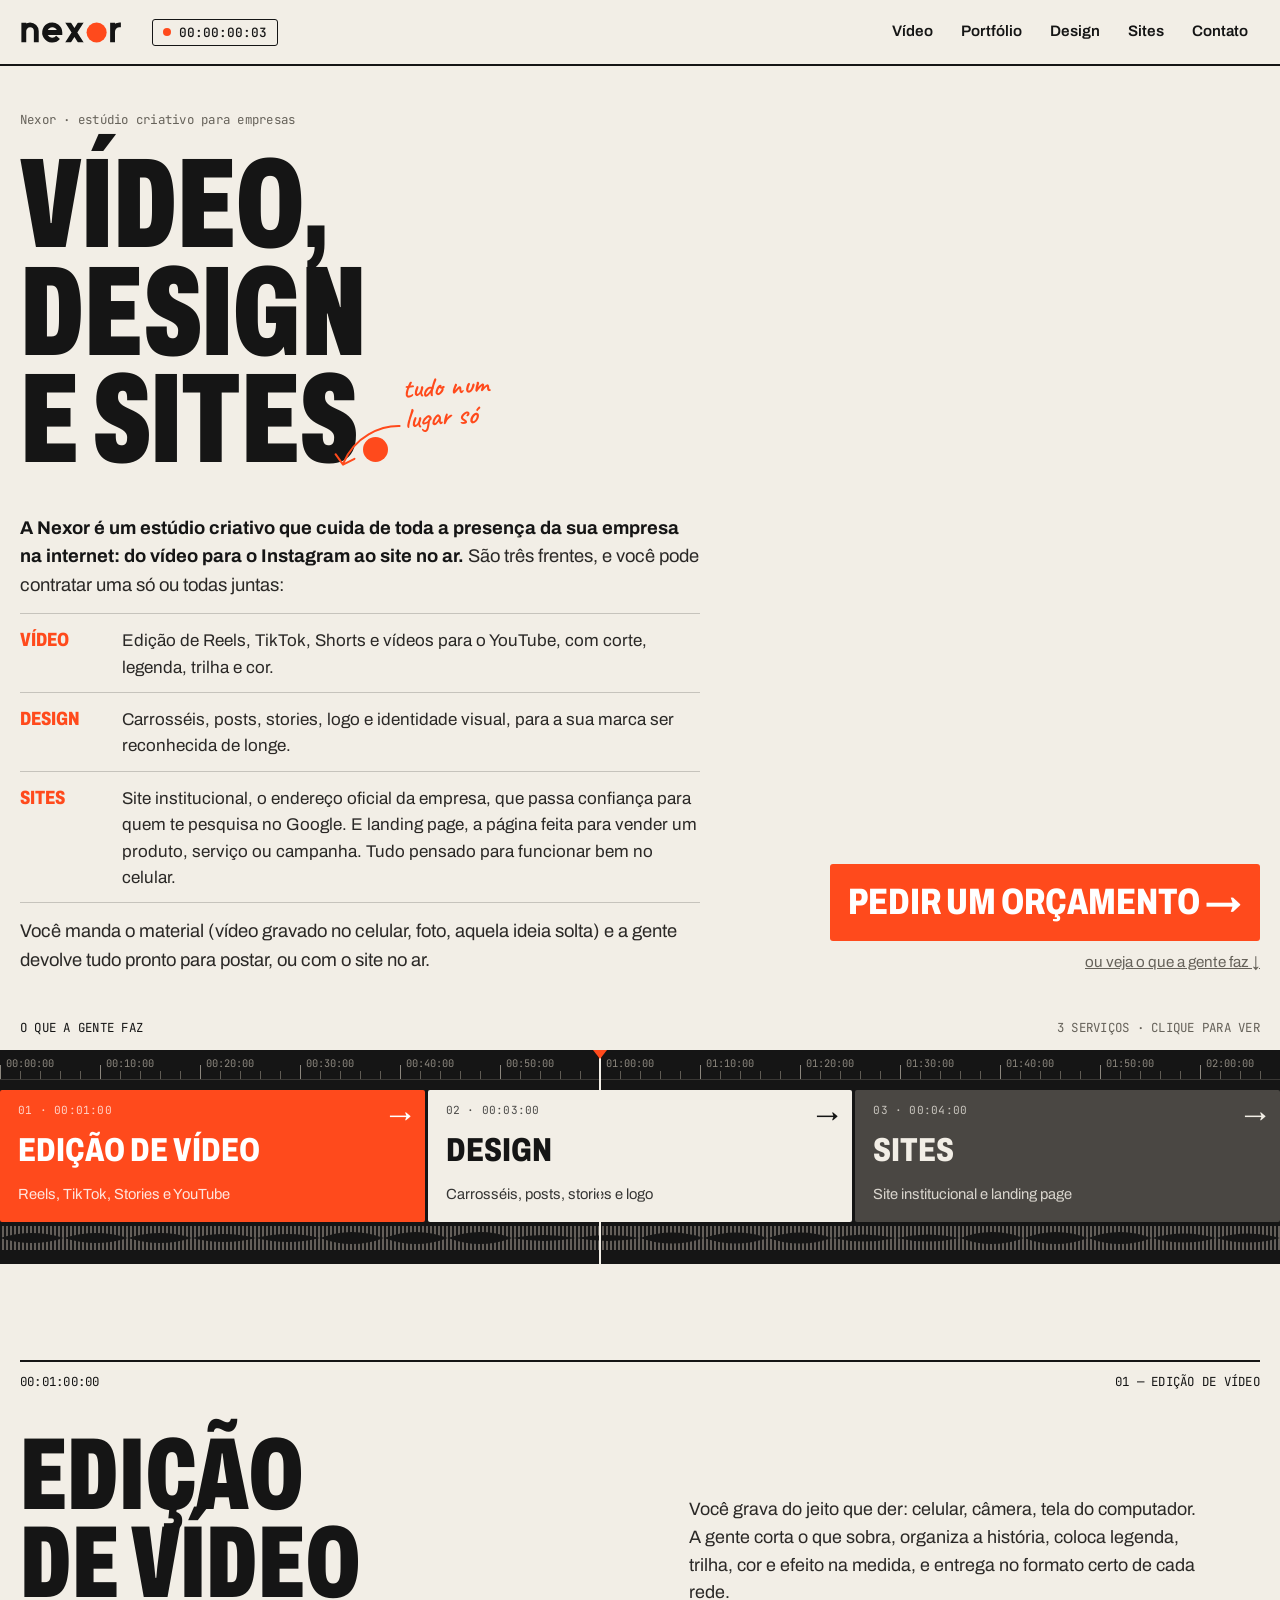
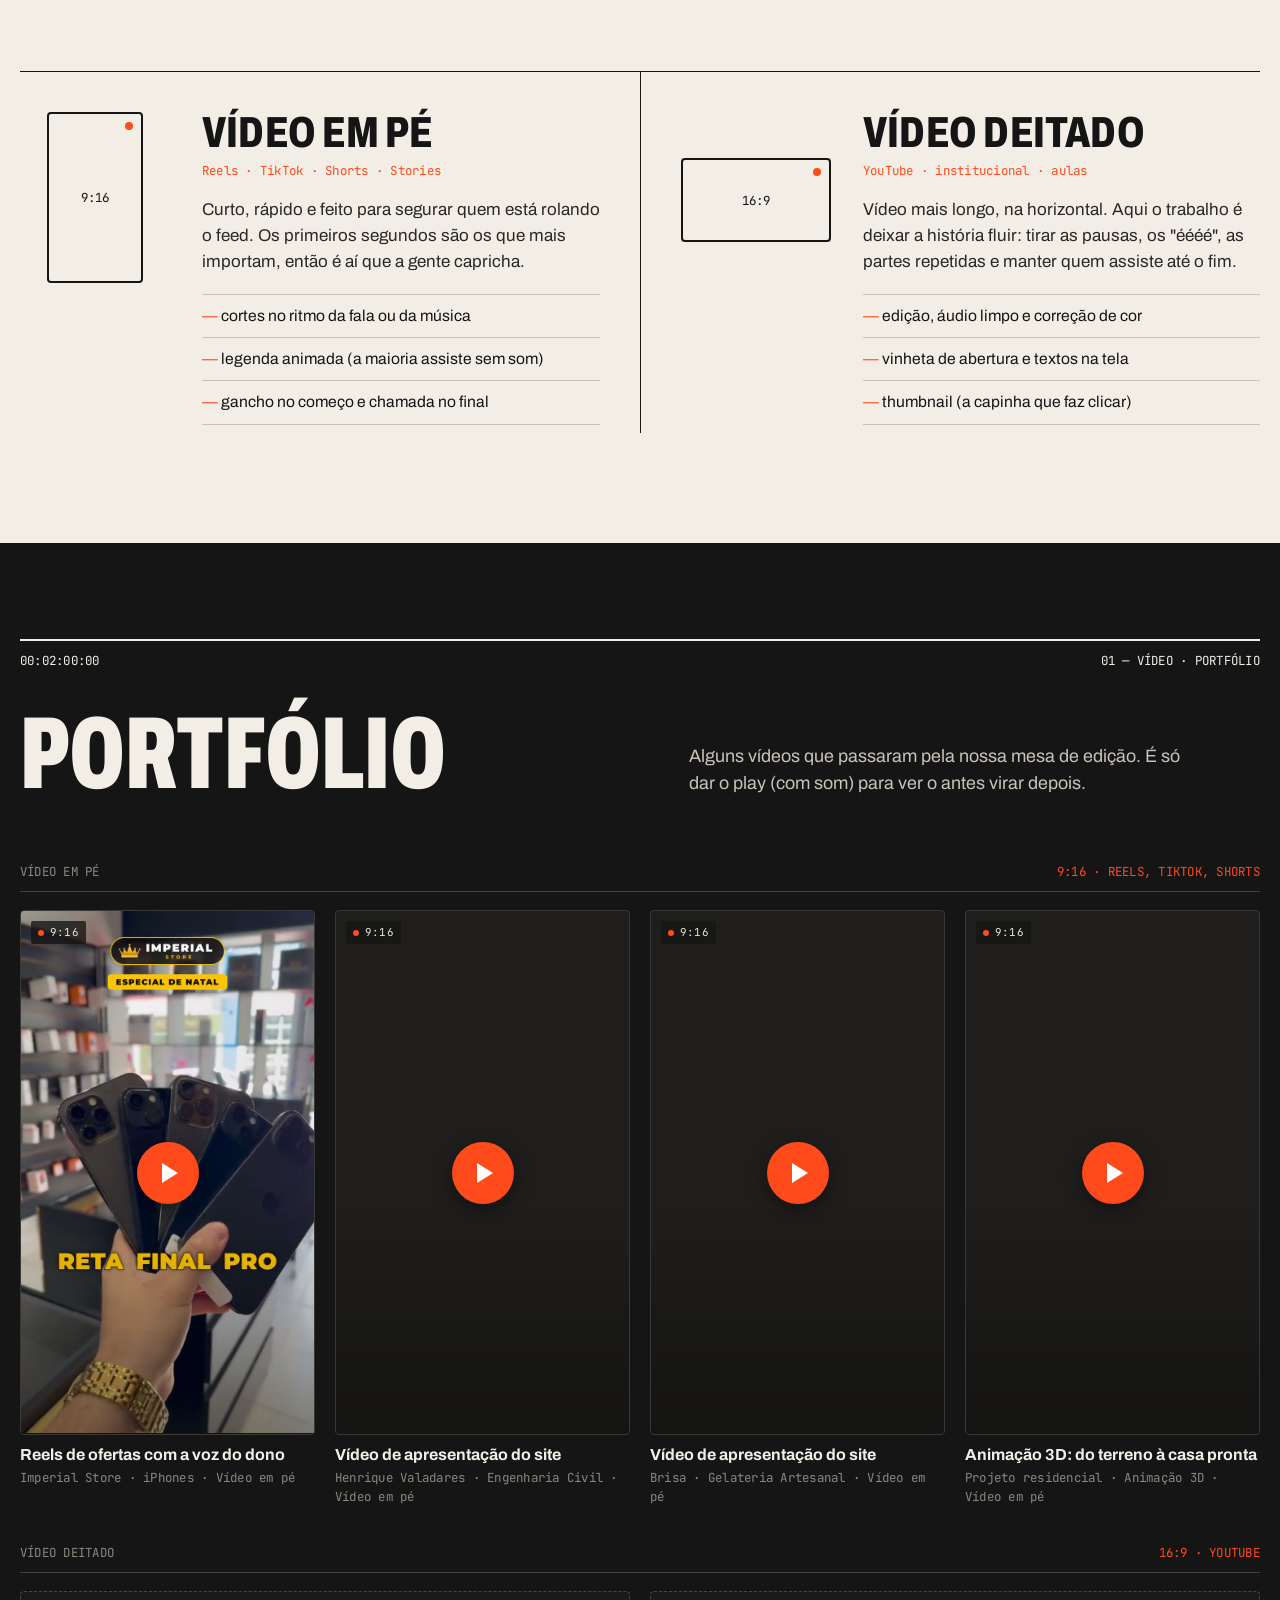
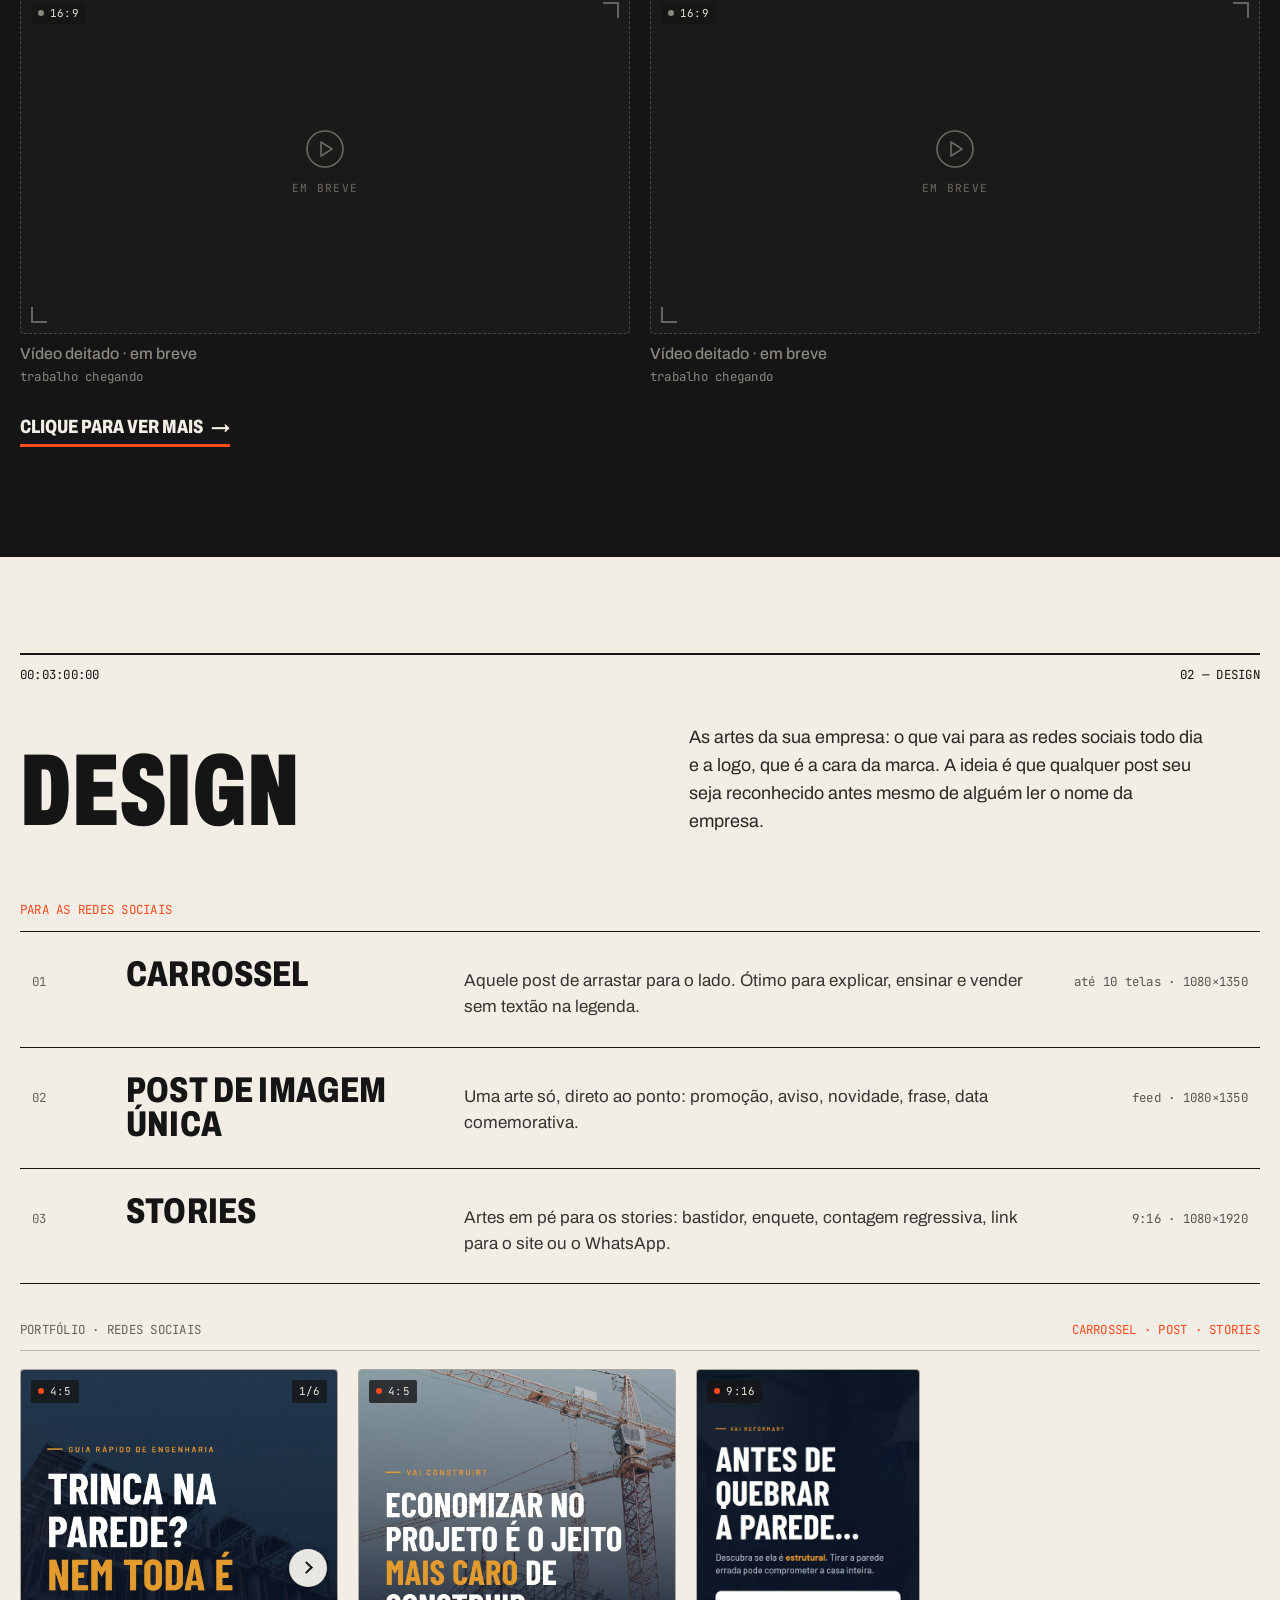
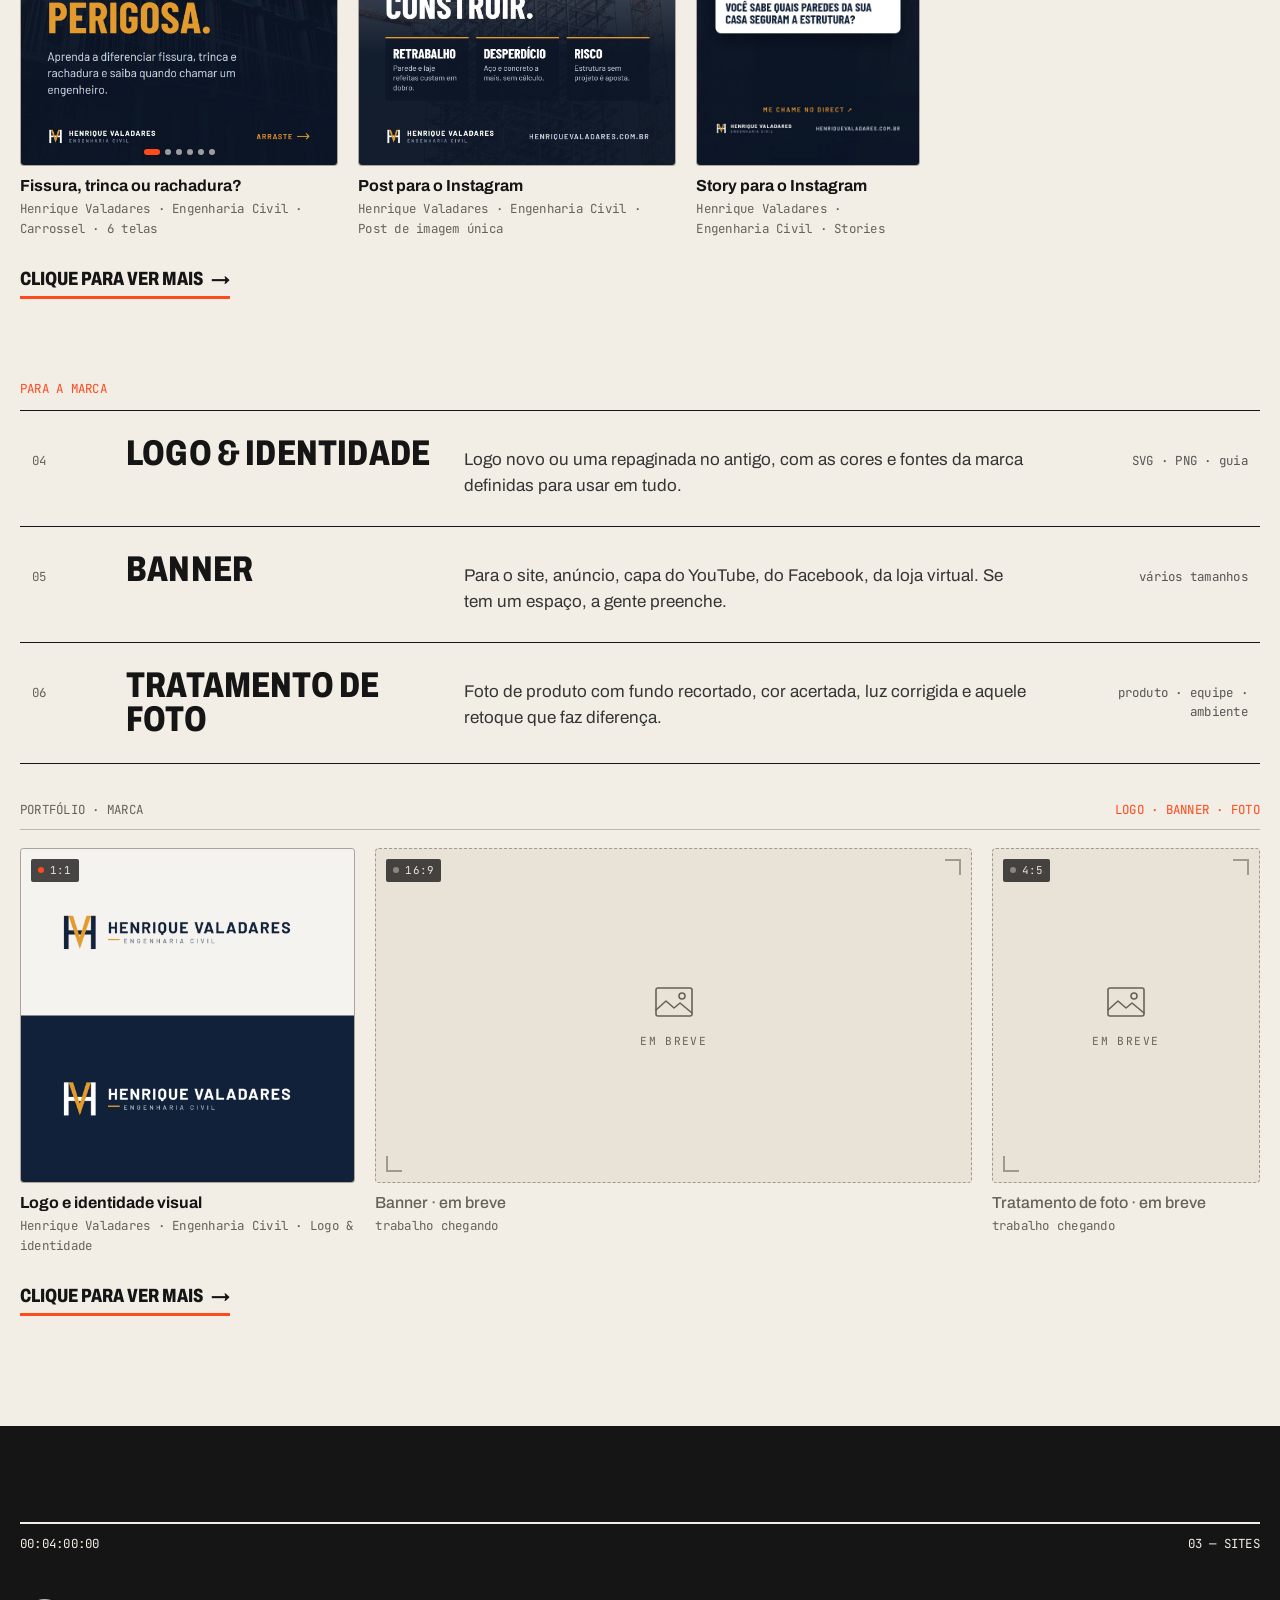
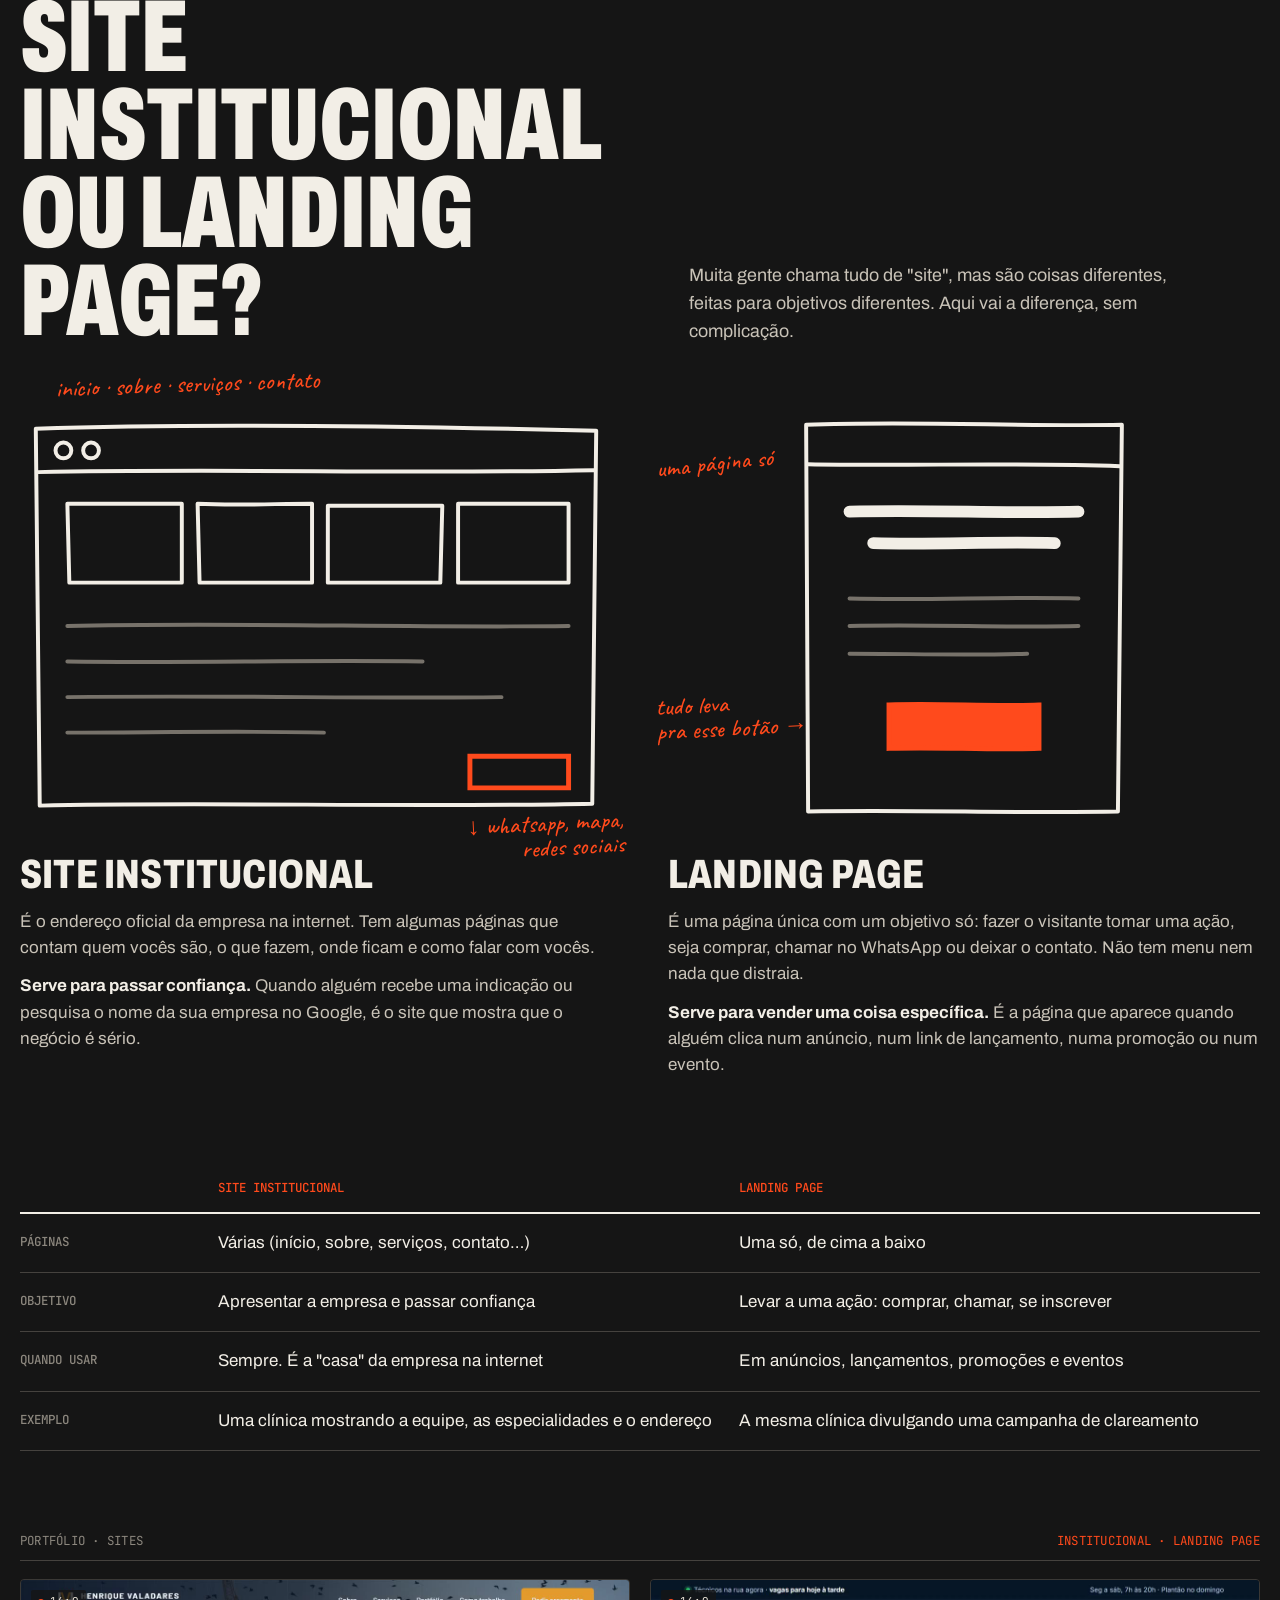
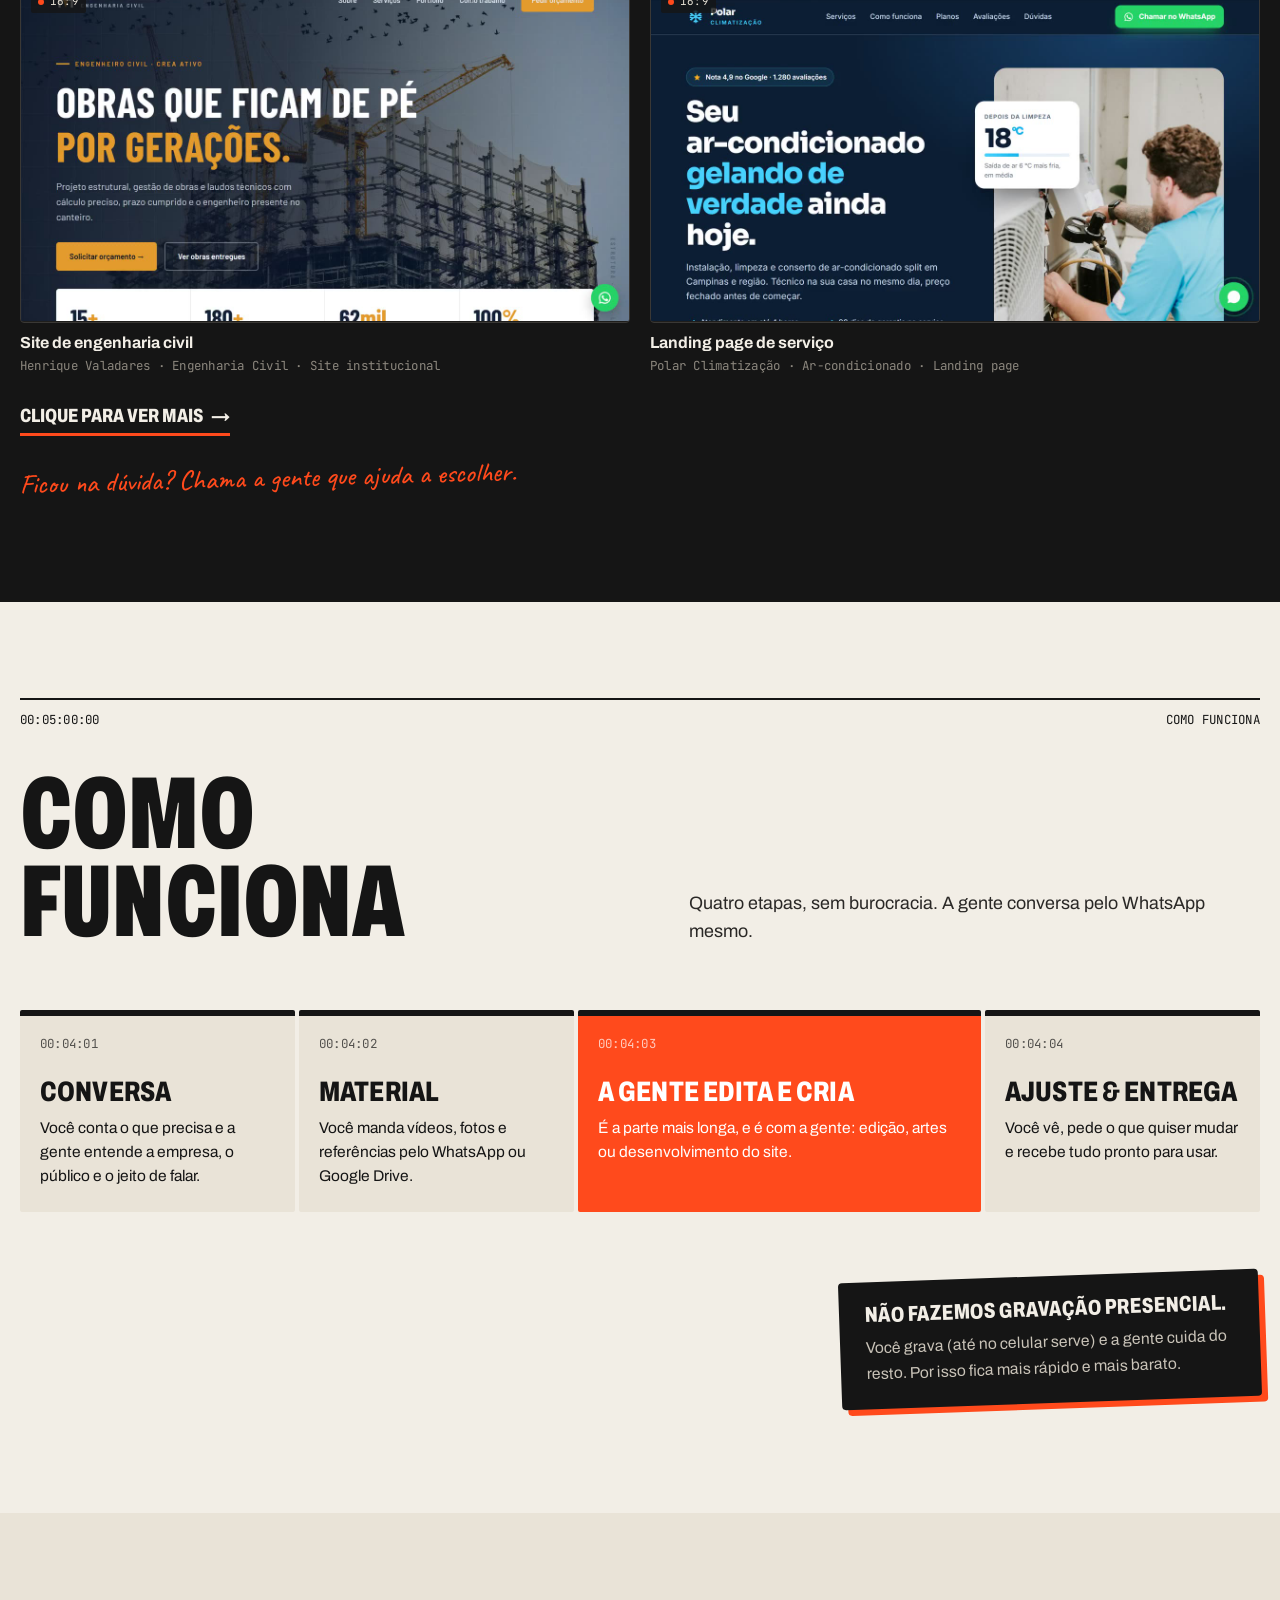
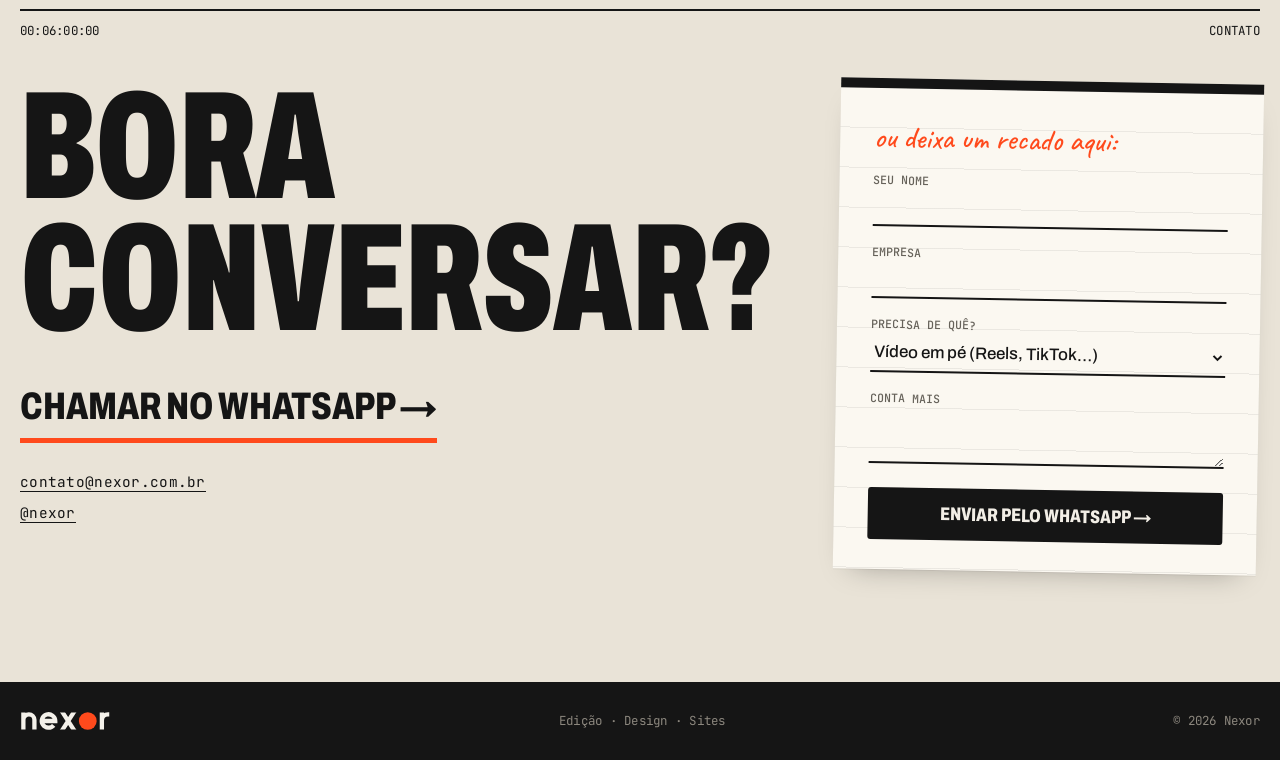
<file: index.html>
<!doctype html>
<html lang="pt-BR">
<head>
  <meta charset="utf-8">
  <meta name="viewport" content="width=device-width, initial-scale=1">
  <title>Nexor — Edição de vídeo, design e sites</title>
  <meta name="description" content="A Nexor edita os vídeos da sua empresa para Reels, TikTok e YouTube, cria carrosséis, banners e logos, e faz sites institucionais e landing pages.">
  <link rel="icon" href="assets/nexor-icone-perfil.svg" type="image/svg+xml">
  <link rel="preconnect" href="https://fonts.googleapis.com">
  <link rel="preconnect" href="https://fonts.gstatic.com" crossorigin>
  <link href="https://fonts.googleapis.com/css2?family=Archivo:wdth,wght@62..125,400..900&family=JetBrains+Mono:wght@400;500&family=Caveat:wght@500;700&display=swap" rel="stylesheet">
  <link rel="stylesheet" href="styles.css">
</head>
<body>

  <header class="top">
    <div class="wrap top__in">
      <a href="#inicio" class="top__logo" aria-label="Nexor — início"><img src="assets/nexor-logo.svg" alt="Nexor" width="112" height="27"></a>
      <span class="tc" aria-hidden="true"><i></i><span id="tc">00:00:00:00</span></span>
      <nav class="menu" id="menu">
        <a href="#video">Vídeo</a>
        <a href="portfolio.html">Portfólio</a>
        <a href="#design">Design</a>
        <a href="#sites">Sites</a>
        <a href="#contato">Contato</a>
      </nav>
      <button class="menu-btn" id="menuBtn" aria-label="Abrir menu" aria-expanded="false">Menu</button>
    </div>
  </header>

  <main id="inicio">

    <!-- ABERTURA -->
    <section class="hero">
      <div class="wrap">
        <p class="mono hero__kicker">Nexor · estúdio criativo para empresas</p>

        <h1 class="hero__title">
          <span>Vídeo,</span>
          <span>design</span>
          <span class="hero__last">e sites<b class="dot"></b>
            <span class="hand hero__note">tudo num<br>lugar só
              <svg class="hero__arrow" viewBox="0 0 90 60" aria-hidden="true"><path d="M84 6C62 4 30 14 14 46M6 34l8 13 14-6"/></svg>
            </span>
          </span>
        </h1>

        <div class="hero__foot">
          <div class="hero__about">
            <p><strong>A Nexor é um estúdio criativo que cuida de toda a presença da sua empresa na internet: do vídeo para o Instagram ao site no ar.</strong> São três frentes, e você pode contratar uma só ou todas juntas:</p>
            <ul class="hero__what">
              <li><b>Vídeo</b><span>Edição de Reels, TikTok, Shorts e vídeos para o YouTube, com corte, legenda, trilha e cor.</span></li>
              <li><b>Design</b><span>Carrosséis, posts, stories, logo e identidade visual, para a sua marca ser reconhecida de longe.</span></li>
              <li><b>Sites</b><span>Site institucional, o endereço oficial da empresa, que passa confiança para quem te pesquisa no Google. E landing page, a página feita para vender um produto, serviço ou campanha. Tudo pensado para funcionar bem no celular.</span></li>
            </ul>
            <p>Você manda o material (vídeo gravado no celular, foto, aquela ideia solta) e a gente devolve tudo pronto para postar, ou com o site no ar.</p>
          </div>
          <div class="hero__links">
            <a href="#contato" class="big-link">Pedir um orçamento <span>→</span></a>
            <a href="#servicos" class="small-link">ou veja o que a gente faz ↓</a>
          </div>
        </div>

        <p class="mono hero__index"><span>O que a gente faz</span><span>3 serviços · clique para ver</span></p>
      </div>

      <!-- linha do tempo: cada clipe é um serviço e leva para a seção dele -->
      <div class="track-area" id="trackArea">
        <div class="ruler" id="ruler" aria-hidden="true"></div>
        <nav class="clips" id="servicos" aria-label="Serviços da Nexor">
          <a href="#video" class="clip clip--video">
            <span class="mono clip__tc">01 · 00:01:00</span>
            <strong>Edição de vídeo</strong>
            <span class="clip__sub">Reels, TikTok, Stories e YouTube</span>
            <span class="clip__go" aria-hidden="true">→</span>
          </a>
          <a href="#design" class="clip clip--design">
            <span class="mono clip__tc">02 · 00:03:00</span>
            <strong>Design</strong>
            <span class="clip__sub">Carrosséis, posts, stories e logo</span>
            <span class="clip__go" aria-hidden="true">→</span>
          </a>
          <a href="#sites" class="clip clip--sites">
            <span class="mono clip__tc">03 · 00:04:00</span>
            <strong>Sites</strong>
            <span class="clip__sub">Site institucional e landing page</span>
            <span class="clip__go" aria-hidden="true">→</span>
          </a>
        </nav>
        <div class="clips clips--audio" aria-hidden="true"><div class="wave"></div></div>
        <div class="playhead" id="playhead" aria-hidden="true"></div>
      </div>
    </section>

    <!-- VÍDEO -->
    <section class="block" id="video">
      <div class="wrap">
        <div class="block__bar mono"><span>00:01:00:00</span><span>01 — Edição de vídeo</span></div>
        <div class="block__head">
          <h2>Edição<br>de vídeo</h2>
          <p>Você grava do jeito que der: celular, câmera, tela do computador. A gente corta o que sobra, organiza a história, coloca legenda, trilha, cor e efeito na medida, e entrega no formato certo de cada rede.</p>
        </div>

        <div class="formats">
          <article class="format">
            <div class="format__frame format__frame--v"><span class="mono">9:16</span></div>
            <div class="format__text">
              <h3>Vídeo em pé</h3>
              <p class="mono format__where">Reels · TikTok · Shorts · Stories</p>
              <p>Curto, rápido e feito para segurar quem está rolando o feed. Os primeiros segundos são os que mais importam, então é aí que a gente capricha.</p>
              <ul class="dash">
                <li>cortes no ritmo da fala ou da música</li>
                <li>legenda animada (a maioria assiste sem som)</li>
                <li>gancho no começo e chamada no final</li>
              </ul>
            </div>
          </article>

          <article class="format">
            <div class="format__frame format__frame--h"><span class="mono">16:9</span></div>
            <div class="format__text">
              <h3>Vídeo deitado</h3>
              <p class="mono format__where">YouTube · institucional · aulas</p>
              <p>Vídeo mais longo, na horizontal. Aqui o trabalho é deixar a história fluir: tirar as pausas, os "éééé", as partes repetidas e manter quem assiste até o fim.</p>
              <ul class="dash">
                <li>edição, áudio limpo e correção de cor</li>
                <li>vinheta de abertura e textos na tela</li>
                <li>thumbnail (a capinha que faz clicar)</li>
              </ul>
            </div>
          </article>
        </div>
      </div>
    </section>

    <!-- PORTFÓLIO DE VÍDEOS
         Os vídeos NÃO ficam aqui no HTML: eles são listados no portfolio-dados.js.
         Aqui aparece só uma amostra; a lista completa fica em portfolio.html. -->
    <section class="block block--ink" id="portfolio">
      <div class="wrap">
        <div class="block__bar mono"><span>00:02:00:00</span><span>01 — Vídeo · portfólio</span></div>
        <div class="block__head">
          <h2>Portfólio</h2>
          <p>Alguns vídeos que passaram pela nossa mesa de edição. É só dar o play (com som) para ver o antes virar depois.</p>
        </div>

        <div class="cases__group">
          <p class="mono cases__label"><span>Vídeo em pé</span><span>9:16 · Reels, TikTok, Shorts</span></p>
          <div class="cases" id="casesVideoV" data-tipo="Vídeo em pé"></div>
        </div>
        <div class="cases__group">
          <p class="mono cases__label"><span>Vídeo deitado</span><span>16:9 · YouTube</span></p>
          <div class="cases" id="casesVideoH" data-tipo="Vídeo deitado"></div>
          <a class="more-link" href="portfolio.html#videos">Clique para ver mais <span>→</span></a>
        </div>
      </div>
    </section>

    <!-- DESIGN -->
    <section class="block" id="design">
      <div class="wrap">
        <div class="block__bar mono"><span>00:03:00:00</span><span>02 — Design</span></div>
        <div class="block__head">
          <h2>Design</h2>
          <p>As artes da sua empresa: o que vai para as redes sociais todo dia e a logo, que é a cara da marca. A ideia é que qualquer post seu seja reconhecido antes mesmo de alguém ler o nome da empresa.</p>
        </div>

        <p class="mono menu-group">Para as redes sociais</p>
        <ol class="menu-list">
          <li>
            <span class="mono menu-list__n">01</span>
            <h3>Carrossel</h3>
            <p>Aquele post de arrastar para o lado. Ótimo para explicar, ensinar e vender sem textão na legenda.</p>
            <span class="mono menu-list__spec">até 10 telas · 1080×1350</span>
          </li>
          <li>
            <span class="mono menu-list__n">02</span>
            <h3>Post de imagem única</h3>
            <p>Uma arte só, direto ao ponto: promoção, aviso, novidade, frase, data comemorativa.</p>
            <span class="mono menu-list__spec">feed · 1080×1350</span>
          </li>
          <li>
            <span class="mono menu-list__n">03</span>
            <h3>Stories</h3>
            <p>Artes em pé para os stories: bastidor, enquete, contagem regressiva, link para o site ou o WhatsApp.</p>
            <span class="mono menu-list__spec">9:16 · 1080×1920</span>
          </li>
        </ol>

        <!-- Os trabalhos são listados no portfolio-dados.js (redes) -->
        <div class="cases__group">
          <p class="mono cases__label"><span>Portfólio · redes sociais</span><span>carrossel · post · stories</span></p>
          <div class="cases cases--compact" id="casesRedes"></div>
          <a class="more-link" href="portfolio.html#redes">Clique para ver mais <span>→</span></a>
        </div>

        <p class="mono menu-group">Para a marca</p>
        <ol class="menu-list">
          <li>
            <span class="mono menu-list__n">04</span>
            <h3>Logo &amp; identidade</h3>
            <p>Logo novo ou uma repaginada no antigo, com as cores e fontes da marca definidas para usar em tudo.</p>
            <span class="mono menu-list__spec">SVG · PNG · guia</span>
          </li>
          <li>
            <span class="mono menu-list__n">05</span>
            <h3>Banner</h3>
            <p>Para o site, anúncio, capa do YouTube, do Facebook, da loja virtual. Se tem um espaço, a gente preenche.</p>
            <span class="mono menu-list__spec">vários tamanhos</span>
          </li>
          <li>
            <span class="mono menu-list__n">06</span>
            <h3>Tratamento de foto</h3>
            <p>Foto de produto com fundo recortado, cor acertada, luz corrigida e aquele retoque que faz diferença.</p>
            <span class="mono menu-list__spec">produto · equipe · ambiente</span>
          </li>
        </ol>

        <!-- Os trabalhos são listados no portfolio-dados.js (marca) -->
        <div class="cases__group">
          <p class="mono cases__label"><span>Portfólio · marca</span><span>logo · banner · foto</span></p>
          <div class="cases" id="casesMarca"></div>
          <a class="more-link" href="portfolio.html#marca">Clique para ver mais <span>→</span></a>
        </div>
      </div>
    </section>

    <!-- SITES -->
    <section class="block block--ink" id="sites">
      <div class="wrap">
        <div class="block__bar mono"><span>00:04:00:00</span><span>03 — Sites</span></div>
        <div class="block__head">
          <h2>Site institucional<br>ou landing page?</h2>
          <p>Muita gente chama tudo de "site", mas são coisas diferentes, feitas para objetivos diferentes. Aqui vai a diferença, sem complicação.</p>
        </div>

        <div class="sketches">
          <figure class="sketch">
            <div class="sketch__art">
            <svg viewBox="0 0 300 210" class="sketch__svg" aria-hidden="true">
              <path class="s" d="M8 10C90 7 210 9 292 11L290 200C200 202 90 199 10 201Z"/>
              <path class="s" d="M9 32C100 30 200 33 291 31"/>
              <circle class="s" cx="22" cy="21" r="4"/><circle class="s" cx="36" cy="21" r="4"/>
              <path class="s" d="M24 48h58v40H25zM90 48c18 1 40 0 58 0v40H91zM156 49h58l-1 39h-57zM222 48h56v40h-56z"/>
              <path class="s faint" d="M24 110c80-2 170 1 254 0M24 128c60 1 120-1 180 0M24 146c90-1 150 1 220 0M24 164c40 0 90-1 130 0"/>
              <path class="o" d="M228 176h50v16h-50z"/>
            </svg>
            <span class="hand sketch__n1">início · sobre · serviços · contato</span>
            <span class="hand sketch__n2">↓ whatsapp, mapa,<br>redes sociais</span>
            </div>
            <figcaption>
              <h3>Site institucional</h3>
              <p>É o endereço oficial da empresa na internet. Tem algumas páginas que contam quem vocês são, o que fazem, onde ficam e como falar com vocês.</p>
              <p><strong>Serve para passar confiança.</strong> Quando alguém recebe uma indicação ou pesquisa o nome da sua empresa no Google, é o site que mostra que o negócio é sério.</p>
            </figcaption>
          </figure>

          <figure class="sketch">
            <div class="sketch__art">
            <svg viewBox="0 0 300 210" class="sketch__svg" aria-hidden="true">
              <path class="s" d="M70 8c55-2 110 1 160 0l-2 196c-50 1-105-1-157 0Z"/>
              <path class="s" d="M71 28c50 1 105-1 158 1"/>
              <path class="s thick" d="M92 52c40-1 80 1 116 0M104 68c30 1 62-1 92 0"/>
              <path class="s faint" d="M92 96c40 1 80-1 116 0M92 110c40-1 80 1 116 0M92 124c30 0 60 1 90 0"/>
              <path class="o fill" d="M112 150c25-1 52 1 76 0v22c-25 1-52-1-76 0Z"/>
            </svg>
            <span class="hand sketch__n3">uma página só</span>
            <span class="hand sketch__n4">tudo leva<br>pra esse botão →</span>
            </div>
            <figcaption>
              <h3>Landing page</h3>
              <p>É uma página única com um objetivo só: fazer o visitante tomar uma ação, seja comprar, chamar no WhatsApp ou deixar o contato. Não tem menu nem nada que distraia.</p>
              <p><strong>Serve para vender uma coisa específica.</strong> É a página que aparece quando alguém clica num anúncio, num link de lançamento, numa promoção ou num evento.</p>
            </figcaption>
          </figure>
        </div>

        <div class="compare-wrap">
          <table class="compare">
            <thead>
              <tr><th></th><th>Site institucional</th><th>Landing page</th></tr>
            </thead>
            <tbody>
              <tr><th>Páginas</th><td>Várias (início, sobre, serviços, contato…)</td><td>Uma só, de cima a baixo</td></tr>
              <tr><th>Objetivo</th><td>Apresentar a empresa e passar confiança</td><td>Levar a uma ação: comprar, chamar, se inscrever</td></tr>
              <tr><th>Quando usar</th><td>Sempre. É a "casa" da empresa na internet</td><td>Em anúncios, lançamentos, promoções e eventos</td></tr>
              <tr><th>Exemplo</th><td>Uma clínica mostrando a equipe, as especialidades e o endereço</td><td>A mesma clínica divulgando uma campanha de clareamento</td></tr>
            </tbody>
          </table>
        </div>
        <!-- Os trabalhos são listados no portfolio-dados.js (sites) -->
        <div class="cases__group cases__group--sites">
          <p class="mono cases__label"><span>Portfólio · sites</span><span>institucional · landing page</span></p>
          <div class="cases" id="casesSites"></div>
          <a class="more-link" href="portfolio.html#sites">Clique para ver mais <span>→</span></a>
        </div>

        <p class="hand sites__tip">Ficou na dúvida? Chama a gente que ajuda a escolher.</p>
      </div>
    </section>

    <!-- COMO FUNCIONA -->
    <section class="block" id="como">
      <div class="wrap">
        <div class="block__bar mono"><span>00:05:00:00</span><span>Como funciona</span></div>
        <div class="block__head">
          <h2>Como funciona</h2>
          <p>Quatro etapas, sem burocracia. A gente conversa pelo WhatsApp mesmo.</p>
        </div>

        <ol class="steps">
          <li style="--w:22">
            <span class="mono">00:04:01</span>
            <h3>Conversa</h3>
            <p>Você conta o que precisa e a gente entende a empresa, o público e o jeito de falar.</p>
          </li>
          <li style="--w:22">
            <span class="mono">00:04:02</span>
            <h3>Material</h3>
            <p>Você manda vídeos, fotos e referências pelo WhatsApp ou Google Drive.</p>
          </li>
          <li style="--w:34" class="steps__main">
            <span class="mono">00:04:03</span>
            <h3>A gente edita e cria</h3>
            <p>É a parte mais longa, e é com a gente: edição, artes ou desenvolvimento do site.</p>
          </li>
          <li style="--w:22">
            <span class="mono">00:04:04</span>
            <h3>Ajuste &amp; entrega</h3>
            <p>Você vê, pede o que quiser mudar e recebe tudo pronto para usar.</p>
          </li>
        </ol>

        <div class="sticker" aria-label="Aviso">
          <strong>Não fazemos gravação presencial.</strong>
          <span>Você grava (até no celular serve) e a gente cuida do resto. Por isso fica mais rápido e mais barato.</span>
        </div>
      </div>
    </section>

    <!-- CONTATO -->
    <section class="block block--end" id="contato">
      <div class="wrap">
        <div class="block__bar mono"><span>00:06:00:00</span><span>Contato</span></div>

        <div class="end">
          <div class="end__left">
            <h2 class="end__title">Bora<br>conversar?</h2>
            <a href="https://wa.me/5500000000000" class="end__wa" target="_blank" rel="noopener">Chamar no WhatsApp <span>→</span></a>
            <ul class="end__other mono">
              <li><a href="mailto:contato@nexor.com.br">contato@nexor.com.br</a></li>
              <li><a href="https://instagram.com/" target="_blank" rel="noopener">@nexor</a></li>
            </ul>
          </div>

          <form class="note" id="contactForm">
            <p class="hand note__title">ou deixa um recado aqui:</p>
            <label><span>Seu nome</span><input type="text" name="nome" required></label>
            <label><span>Empresa</span><input type="text" name="empresa"></label>
            <label><span>Precisa de quê?</span>
              <select name="interesse">
                <option>Vídeo em pé (Reels, TikTok…)</option>
                <option>Vídeo deitado (YouTube)</option>
                <option>Carrossel, posts e stories</option>
                <option>Banner ou tratamento de foto</option>
                <option>Logo e identidade</option>
                <option>Site institucional</option>
                <option>Landing page</option>
                <option>Ainda não sei</option>
              </select>
            </label>
            <label><span>Conta mais</span><textarea name="mensagem" rows="2"></textarea></label>
            <button type="submit">Enviar pelo WhatsApp →</button>
          </form>
        </div>
      </div>
    </section>
  </main>

  <footer class="bottom">
    <div class="wrap bottom__in">
      <img src="assets/nexor-logo-fundo-escuro.svg" alt="Nexor" width="96" height="23">
      <span class="mono">Edição · Design · Sites</span>
      <span class="mono">© <span id="year"></span> Nexor</span>
    </div>
  </footer>

  <script src="portfolio-dados.js"></script>
  <script src="script.js"></script>
</body>
</html>
</file>
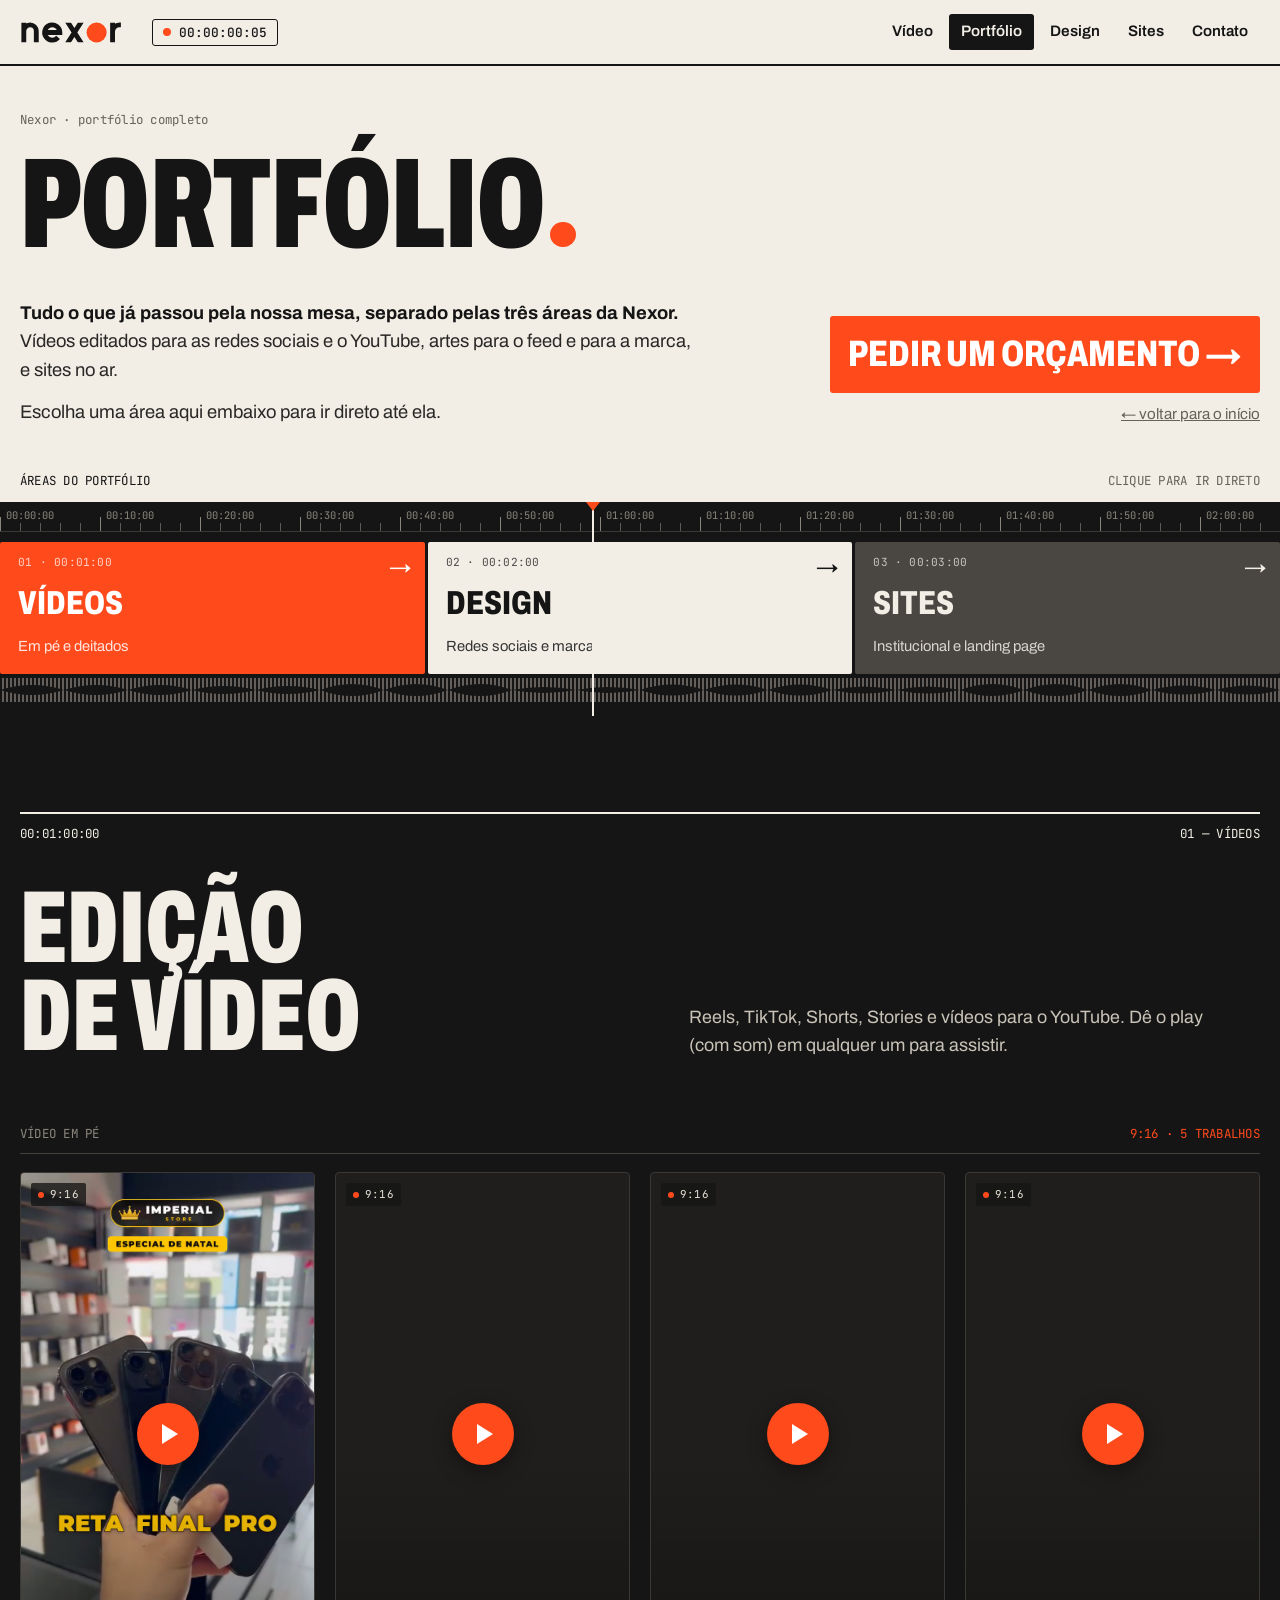
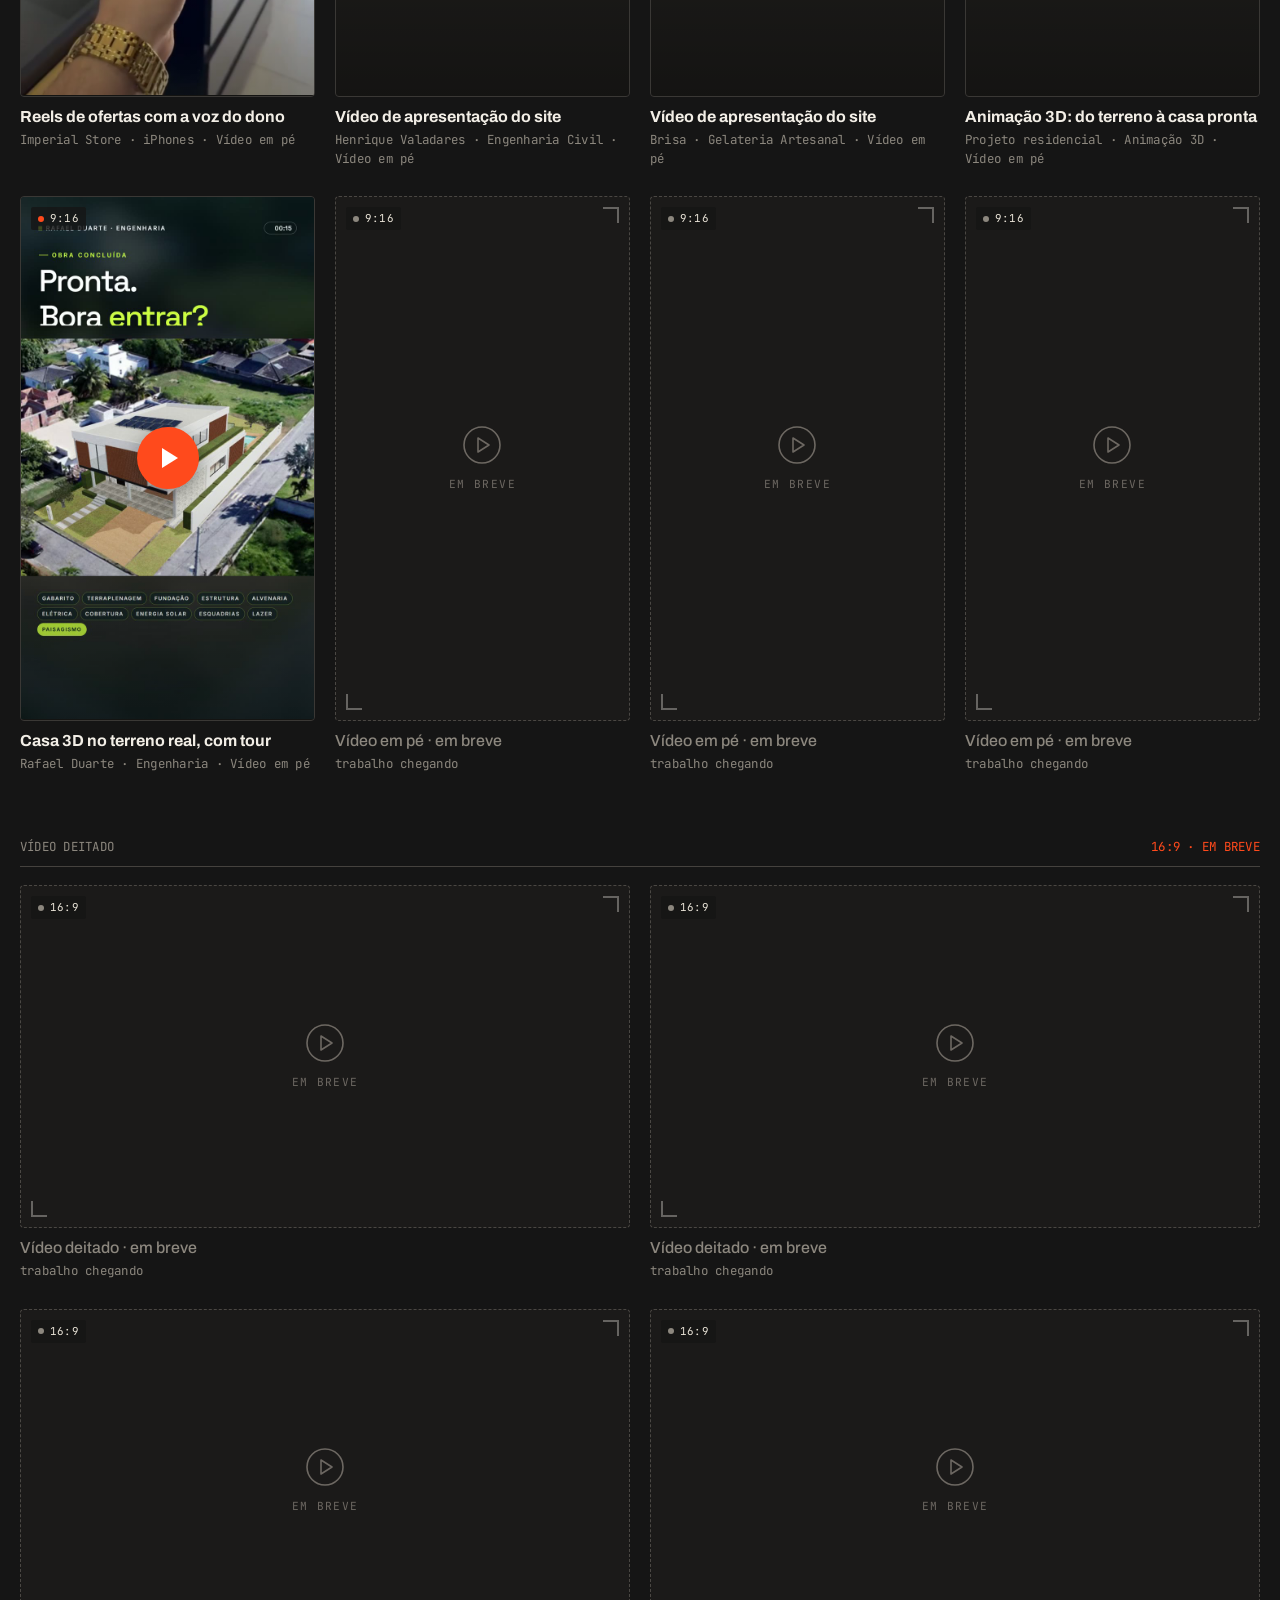
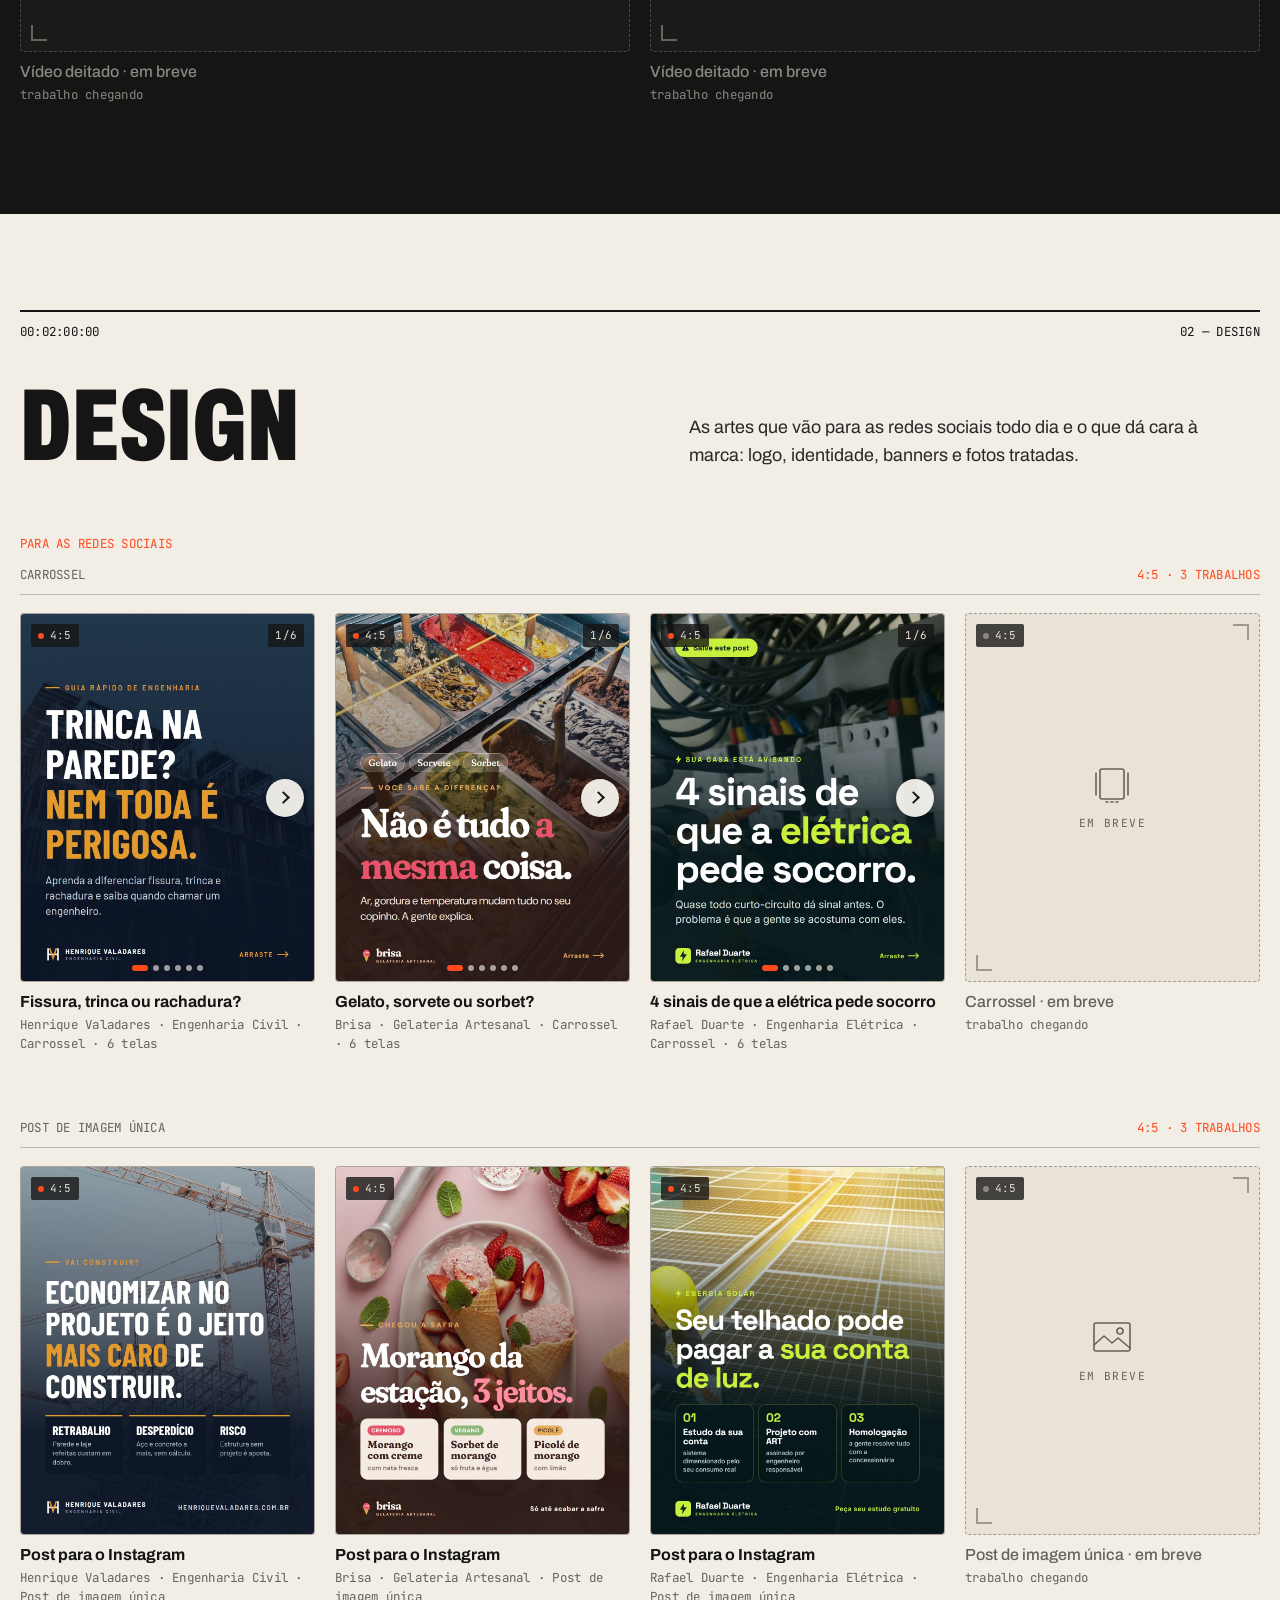
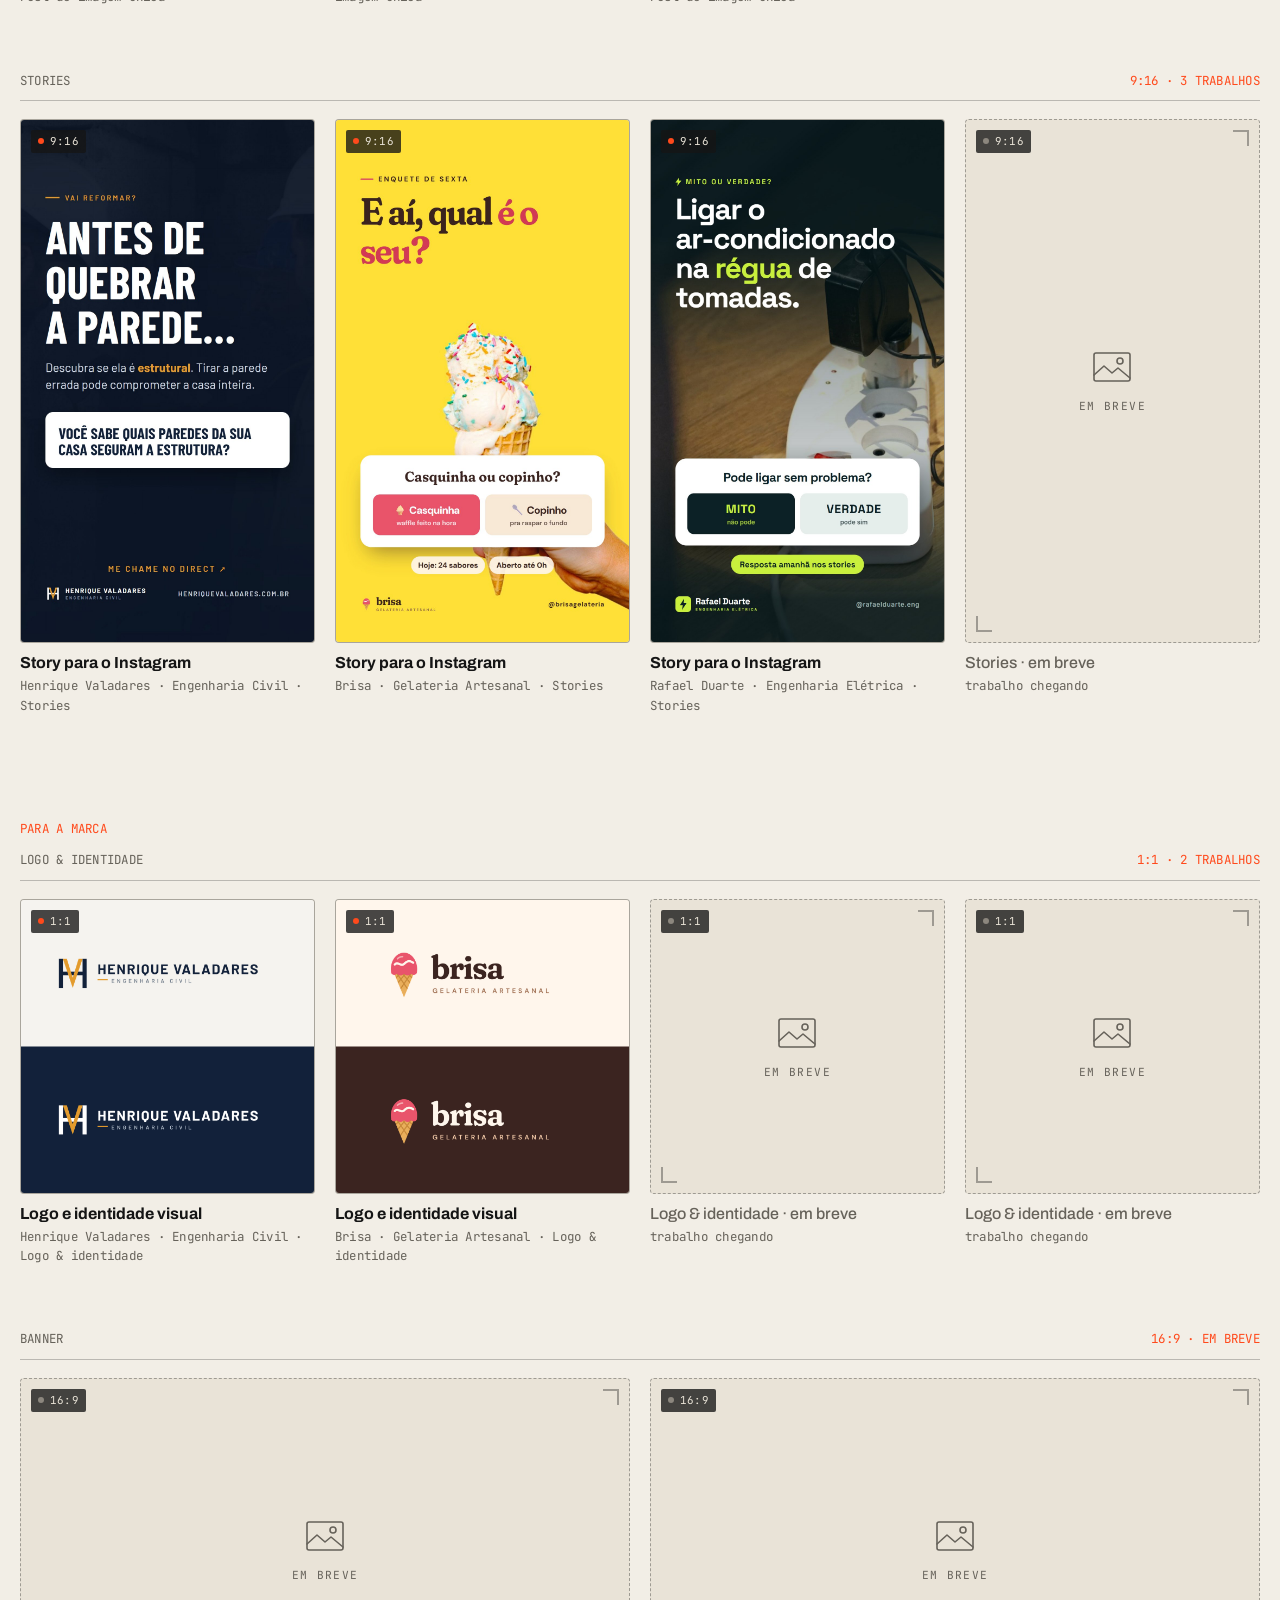
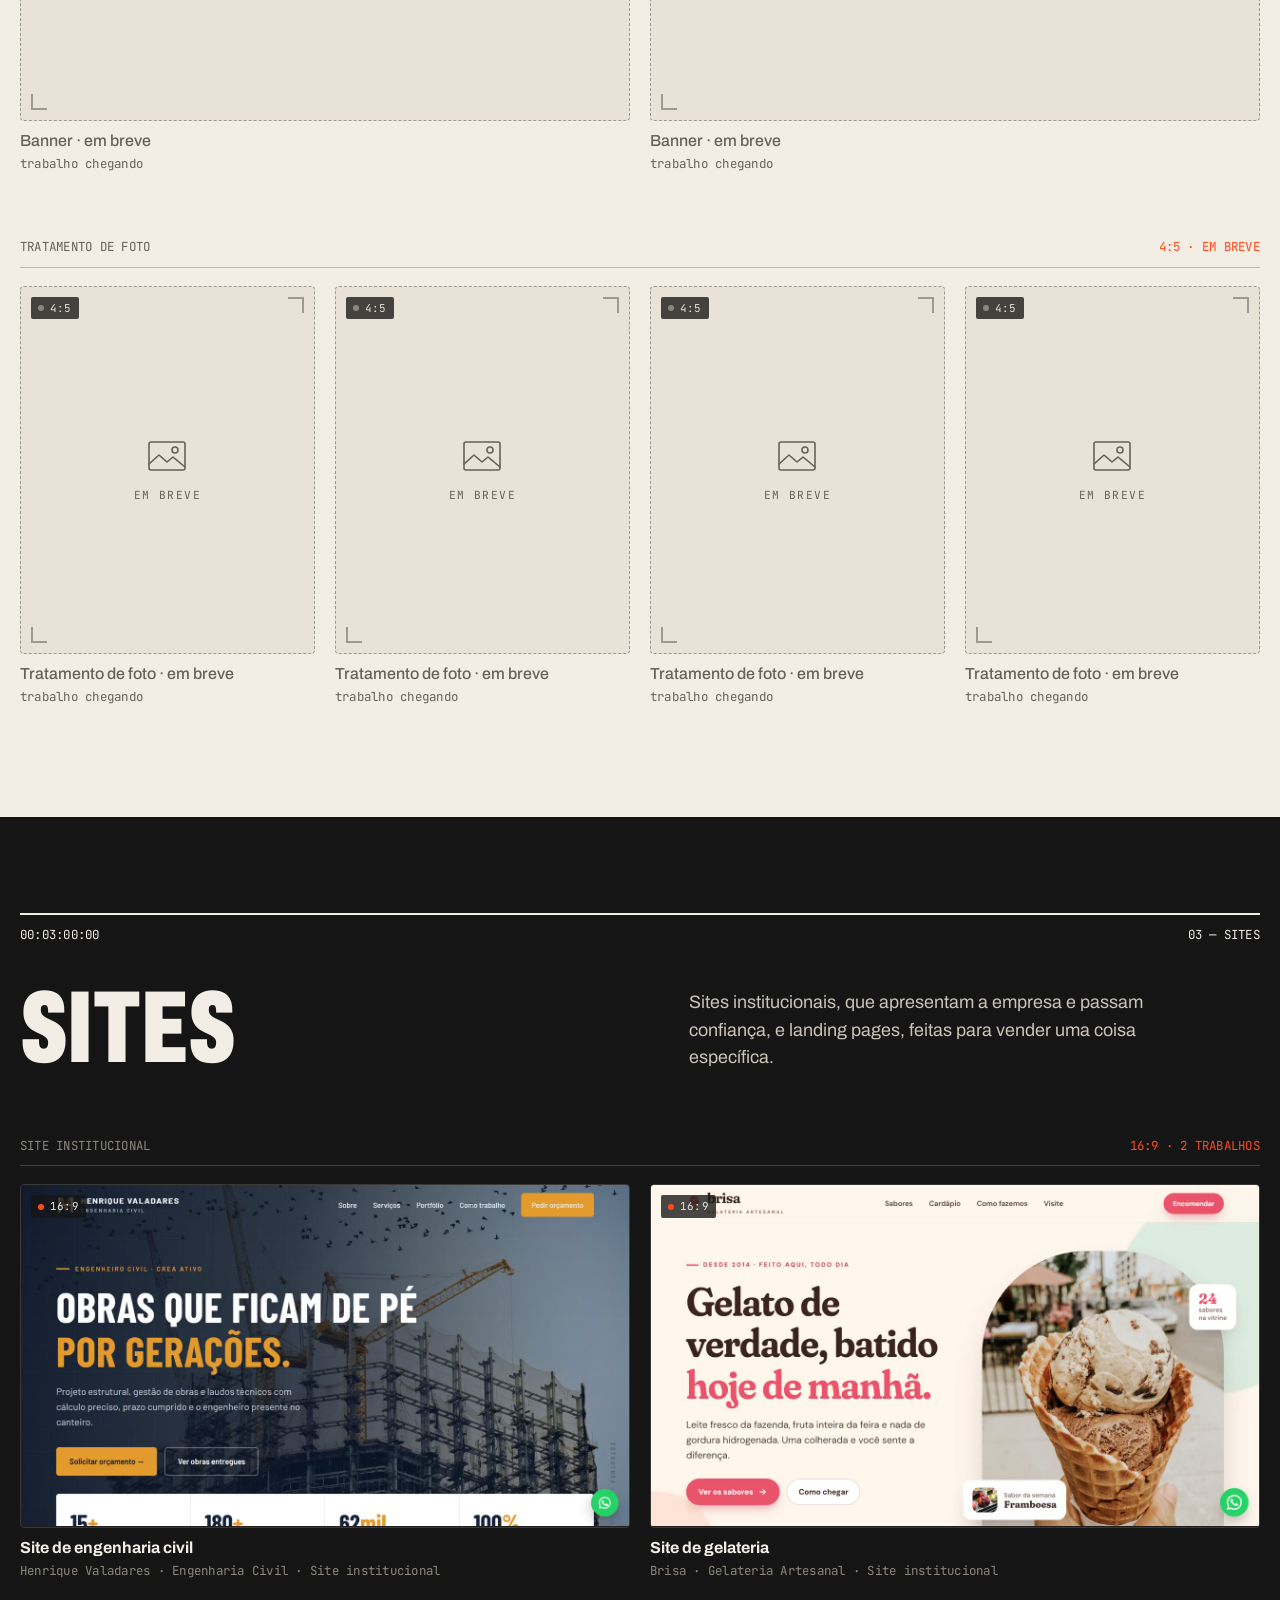
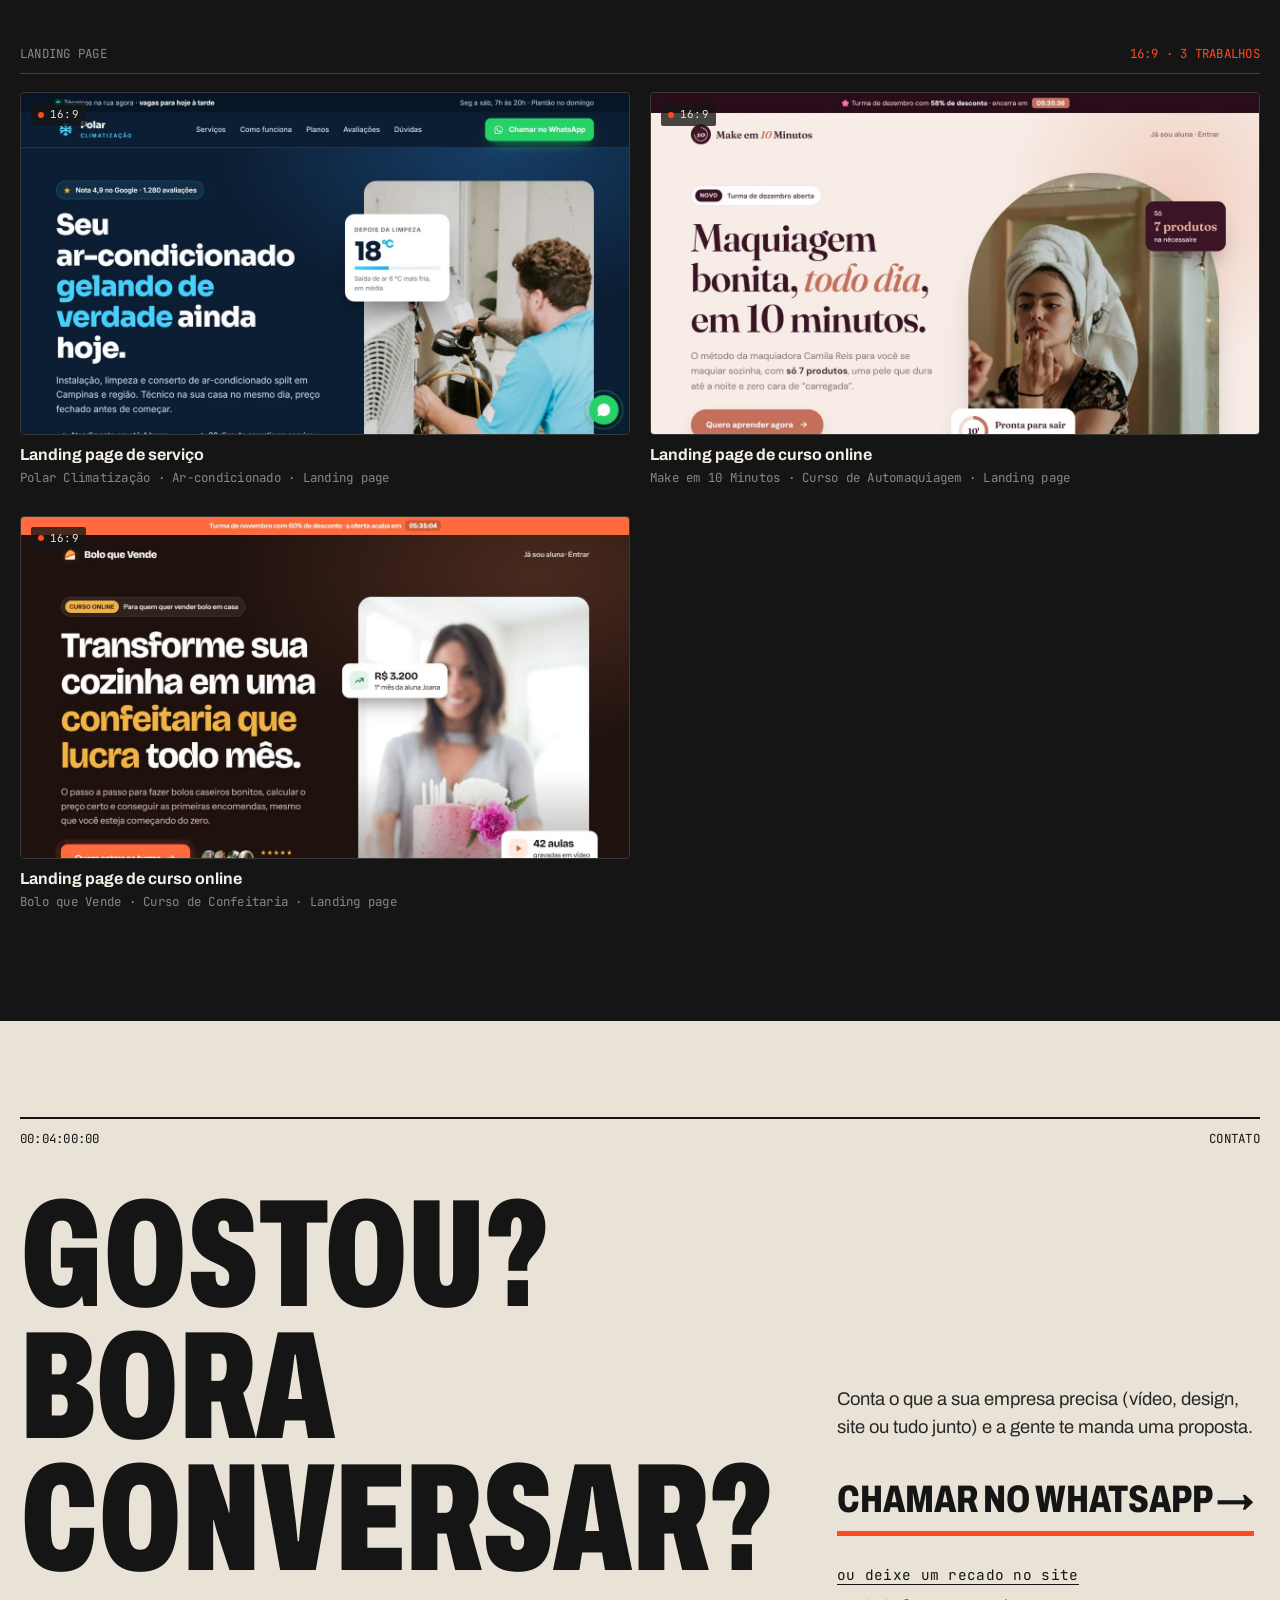
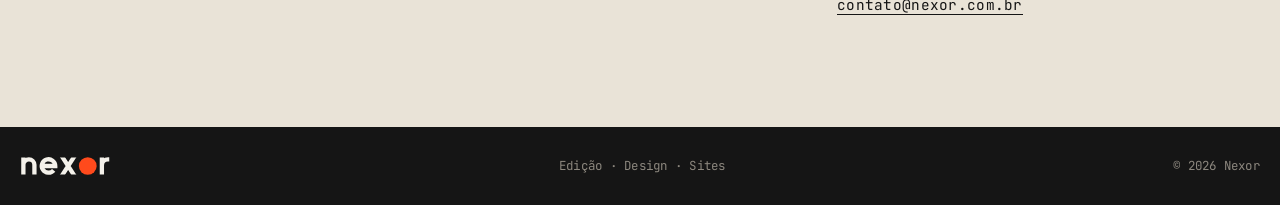
<file: portfolio.html>
<!doctype html>
<html lang="pt-BR">
<head>
  <meta charset="utf-8">
  <meta name="viewport" content="width=device-width, initial-scale=1">
  <title>Portfólio — Nexor</title>
  <meta name="description" content="Portfólio da Nexor: vídeos editados para Reels, TikTok e YouTube, carrosséis, posts, stories, logos e sites institucionais e landing pages.">
  <link rel="icon" href="assets/nexor-icone-perfil.svg" type="image/svg+xml">
  <link rel="preconnect" href="https://fonts.googleapis.com">
  <link rel="preconnect" href="https://fonts.gstatic.com" crossorigin>
  <link href="https://fonts.googleapis.com/css2?family=Archivo:wdth,wght@62..125,400..900&family=JetBrains+Mono:wght@400;500&family=Caveat:wght@500;700&display=swap" rel="stylesheet">
  <link rel="stylesheet" href="styles.css">
</head>
<body>

  <header class="top">
    <div class="wrap top__in">
      <a href="index.html" class="top__logo" aria-label="Nexor — início"><img src="assets/nexor-logo.svg" alt="Nexor" width="112" height="27"></a>
      <span class="tc" aria-hidden="true"><i></i><span id="tc">00:00:00:00</span></span>
      <nav class="menu" id="menu">
        <a href="index.html#video">Vídeo</a>
        <a href="portfolio.html" aria-current="page">Portfólio</a>
        <a href="index.html#design">Design</a>
        <a href="index.html#sites">Sites</a>
        <a href="index.html#contato">Contato</a>
      </nav>
      <button class="menu-btn" id="menuBtn" aria-label="Abrir menu" aria-expanded="false">Menu</button>
    </div>
  </header>

  <!-- Os trabalhos NÃO ficam aqui no HTML: eles são listados no portfolio-dados.js -->
  <main id="inicio">

    <!-- ABERTURA -->
    <section class="hero">
      <div class="wrap">
        <p class="mono hero__kicker">Nexor · portfólio completo</p>
        <h1 class="hero__title"><span>Portfólio<b class="dot"></b></span></h1>

        <div class="hero__foot">
          <div class="hero__about">
            <p><strong>Tudo o que já passou pela nossa mesa, separado pelas três áreas da Nexor.</strong> Vídeos editados para as redes sociais e o YouTube, artes para o feed e para a marca, e sites no ar.</p>
            <p>Escolha uma área aqui embaixo para ir direto até ela.</p>
          </div>
          <div class="hero__links">
            <a href="index.html#contato" class="big-link">Pedir um orçamento <span>→</span></a>
            <a href="index.html" class="small-link">← voltar para o início</a>
          </div>
        </div>

        <p class="mono hero__index"><span>Áreas do portfólio</span><span>clique para ir direto</span></p>
      </div>

      <div class="track-area" id="trackArea">
        <div class="ruler" id="ruler" aria-hidden="true"></div>
        <nav class="clips" aria-label="Áreas do portfólio">
          <a href="#videos" class="clip clip--video">
            <span class="mono clip__tc">01 · 00:01:00</span>
            <strong>Vídeos</strong>
            <span class="clip__sub">Em pé e deitados</span>
            <span class="clip__go" aria-hidden="true">→</span>
          </a>
          <a href="#design" class="clip clip--design">
            <span class="mono clip__tc">02 · 00:02:00</span>
            <strong>Design</strong>
            <span class="clip__sub">Redes sociais e marca</span>
            <span class="clip__go" aria-hidden="true">→</span>
          </a>
          <a href="#sites" class="clip clip--sites">
            <span class="mono clip__tc">03 · 00:03:00</span>
            <strong>Sites</strong>
            <span class="clip__sub">Institucional e landing page</span>
            <span class="clip__go" aria-hidden="true">→</span>
          </a>
        </nav>
        <div class="clips clips--audio" aria-hidden="true"><div class="wave"></div></div>
        <div class="playhead" id="playhead" aria-hidden="true"></div>
      </div>
    </section>

    <!-- VÍDEOS -->
    <section class="block block--ink" id="videos">
      <div class="wrap">
        <div class="block__bar mono"><span>00:01:00:00</span><span>01 — Vídeos</span></div>
        <div class="block__head">
          <h2>Edição<br>de vídeo</h2>
          <p>Reels, TikTok, Shorts, Stories e vídeos para o YouTube. Dê o play (com som) em qualquer um para assistir.</p>
        </div>
        <div class="full" id="fullVideos"></div>
      </div>
    </section>

    <!-- DESIGN -->
    <section class="block" id="design">
      <div class="wrap">
        <div class="block__bar mono"><span>00:02:00:00</span><span>02 — Design</span></div>
        <div class="block__head">
          <h2>Design</h2>
          <p>As artes que vão para as redes sociais todo dia e o que dá cara à marca: logo, identidade, banners e fotos tratadas.</p>
        </div>

        <p class="mono menu-group" id="redes">Para as redes sociais</p>
        <div class="full" id="fullRedes"></div>

        <p class="mono menu-group" id="marca">Para a marca</p>
        <div class="full" id="fullMarca"></div>
      </div>
    </section>

    <!-- SITES -->
    <section class="block block--ink" id="sites">
      <div class="wrap">
        <div class="block__bar mono"><span>00:03:00:00</span><span>03 — Sites</span></div>
        <div class="block__head">
          <h2>Sites</h2>
          <p>Sites institucionais, que apresentam a empresa e passam confiança, e landing pages, feitas para vender uma coisa específica.</p>
        </div>
        <div class="full" id="fullSites"></div>
      </div>
    </section>

    <!-- CONTATO -->
    <section class="block block--end" id="contato">
      <div class="wrap">
        <div class="block__bar mono"><span>00:04:00:00</span><span>Contato</span></div>
        <div class="end">
          <div class="end__left">
            <h2 class="end__title">Gostou?<br>Bora<br>conversar?</h2>
          </div>
          <div class="end__left end__right">
            <p class="end__text">Conta o que a sua empresa precisa (vídeo, design, site ou tudo junto) e a gente te manda uma proposta.</p>
            <a href="https://wa.me/5500000000000" data-wa class="end__wa" target="_blank" rel="noopener">Chamar no WhatsApp <span>→</span></a>
            <ul class="end__other mono">
              <li><a href="index.html#contato">ou deixe um recado no site</a></li>
              <li><a href="mailto:contato@nexor.com.br">contato@nexor.com.br</a></li>
            </ul>
          </div>
        </div>
      </div>
    </section>
  </main>

  <footer class="bottom">
    <div class="wrap bottom__in">
      <img src="assets/nexor-logo-fundo-escuro.svg" alt="Nexor" width="96" height="23">
      <span class="mono">Edição · Design · Sites</span>
      <span class="mono">© <span id="year"></span> Nexor</span>
    </div>
  </footer>

  <script src="portfolio-dados.js"></script>
  <script src="script.js"></script>
</body>
</html>
</file>
<file: styles.css>
/* =========================================================
   NEXOR — tema "linha do tempo de edição"
   papel + tinta + o laranja do REC
   ========================================================= */
:root {
  --paper: #f2eee6;
  --paper-2: #e9e3d7;
  --ink: #151515;
  --ink-soft: #2a2826;
  --muted: #66625a;
  --rec: #ff4a1c;
  --rule: 2px solid var(--ink);
  --sans: "Archivo", system-ui, sans-serif;
  --mono: "JetBrains Mono", ui-monospace, monospace;
  --hand: "Caveat", "Comic Sans MS", cursive;
}

*, *::before, *::after { box-sizing: border-box; }
html { scroll-behavior: smooth; }
body {
  margin: 0;
  background: var(--paper);
  color: var(--ink);
  font: 400 1.0625rem/1.55 var(--sans);
  -webkit-font-smoothing: antialiased;
  overflow-x: hidden;
}
img { display: block; }
a { color: inherit; }
h1, h2, h3, p, ul, ol, figure { margin: 0; }
ul, ol { padding: 0; list-style: none; }
::selection { background: var(--rec); color: #fff; }

.wrap { width: min(1240px, 100% - 32px); margin-inline: auto; }
.mono { font-family: var(--mono); font-size: .78rem; letter-spacing: .02em; }
.hand { font-family: var(--hand); font-weight: 500; line-height: 1.05; color: var(--rec); }

/* ---------- topo ---------- */
.top {
  position: sticky; top: 0; z-index: 40;
  background: var(--paper);
  border-bottom: var(--rule);
}
.top__in { display: flex; align-items: center; gap: 28px; height: 64px; }
.top__logo img { height: 25px; width: auto; }
.tc { display: inline-flex; align-items: center; gap: 8px; font: 500 .8rem var(--mono); padding: 4px 10px; border: 1.5px solid var(--ink); border-radius: 3px; }
.tc i { width: 8px; height: 8px; border-radius: 50%; background: var(--rec); animation: rec 1.2s steps(2, start) infinite; }
@keyframes rec { to { visibility: hidden; } }
.menu { margin-left: auto; display: flex; gap: 4px; }
.menu a { text-decoration: none; font-weight: 600; font-size: .95rem; padding: 6px 12px; border-radius: 3px; }
.menu a:hover { background: var(--ink); color: var(--paper); }
.menu-btn { display: none; margin-left: auto; font: 600 .9rem var(--sans); background: none; border: 1.5px solid var(--ink); border-radius: 3px; padding: 6px 12px; cursor: pointer; color: var(--ink); }

/* ---------- abertura ---------- */
.hero { padding-top: 44px; }
.hero__kicker { margin-bottom: 22px; color: var(--muted); }
.hero__title {
  font-weight: 850;
  font-stretch: 62%;
  font-variation-settings: "wdth" 62;
  text-transform: uppercase;
  font-size: clamp(4rem, 10vw, 9rem);
  line-height: .84;
  letter-spacing: -.005em;
}
.hero__title > span { display: block; }
.hero__last { position: relative; width: fit-content; }
.dot { display: inline-block; width: .2em; height: .2em; border-radius: 50%; background: var(--rec); margin-left: .04em; }
.hero__note {
  position: absolute; left: 104%; top: 4%;
  font-size: clamp(1.3rem, 2.2vw, 2rem);
  text-transform: none; letter-spacing: 0; font-weight: 600;
  white-space: nowrap; transform: rotate(-4deg);
}
.hero__arrow { position: absolute; left: -76px; top: 46px; width: 76px; height: 52px; fill: none; stroke: var(--rec); stroke-width: 2.4; stroke-linecap: round; stroke-linejoin: round; }

.hero__what { border-top: 1px solid rgba(21,21,21,.2); }
.hero__what li { display: grid; grid-template-columns: 86px 1fr; gap: 16px; align-items: baseline; padding: 11px 0; border-bottom: 1px solid rgba(21,21,21,.2); }
.hero__what b { font-weight: 800; font-stretch: 75%; font-variation-settings: "wdth" 75; text-transform: uppercase; font-size: 1.2rem; color: var(--rec); }
.hero__what span { color: var(--ink-soft); }
.hero__foot { display: grid; grid-template-columns: minmax(0, 680px) auto; justify-content: space-between; align-items: end; gap: 40px; margin: 40px 0 44px; }
.hero__about { display: grid; gap: 14px; }
.hero__foot p { font-size: 1.15rem; color: var(--ink-soft); }
.hero__foot strong { color: var(--ink); font-weight: 700; }
.hero__index { display: flex; justify-content: space-between; gap: 16px; text-transform: uppercase; color: var(--muted); padding-bottom: 12px; }
.hero__index span:first-child { color: var(--ink); }
.hero__links { display: grid; justify-items: end; gap: 10px; }
.big-link {
  font-weight: 800; font-stretch: 75%; font-variation-settings: "wdth" 75;
  font-size: clamp(1.6rem, 3vw, 2.3rem); text-transform: uppercase; text-decoration: none;
  padding: 10px 18px; background: var(--rec); color: #fff; border-radius: 3px;
  transition: background .15s;
}
.big-link span { display: inline-block; transition: transform .15s; }
.big-link:hover { background: var(--ink); }
.big-link:hover span { transform: translateX(4px); }
.small-link { font-size: .95rem; color: var(--muted); }

/* linha do tempo */
.track-area { position: relative; background: var(--ink); color: var(--paper); padding: 0 0 14px; cursor: ew-resize; user-select: none; overflow: hidden; }
.ruler { position: relative; height: 30px; border-bottom: 1px solid #3a3835; }
.ruler span { position: absolute; bottom: 0; height: 8px; border-left: 1px solid #5f5b54; }
.ruler span.big { height: 14px; border-color: #8c877e; }
.ruler span em { position: absolute; left: 5px; bottom: 9px; font: 400 .65rem var(--mono); font-style: normal; color: #8c877e; white-space: nowrap; }
.clips { display: flex; gap: 3px; padding: 10px 0 0; }
.clip {
  position: relative; flex: 1 1 0; min-height: 132px; border-radius: 2px;
  display: grid; align-content: space-between; gap: 14px; padding: 12px 18px 16px;
  text-decoration: none; cursor: pointer; transition: filter .15s;
}
.clip:hover { filter: brightness(1.1); }
.clip:focus-visible { outline: 3px solid var(--paper); outline-offset: -3px; }
.clip__tc { font-size: .7rem; opacity: .75; }
.clip strong {
  font-weight: 800; font-stretch: 75%; font-variation-settings: "wdth" 75;
  text-transform: uppercase; line-height: .95; font-size: clamp(1.4rem, 2.6vw, 2.2rem);
}
.clip__sub { font-size: .92rem; opacity: .85; }
.clip__go { position: absolute; top: 8px; right: 14px; font-size: 1.4rem; transition: transform .15s; }
.clip:hover .clip__go { transform: translateX(4px); }
.clip--video { background: var(--rec); color: #fff; }
.clip--design { background: var(--paper); color: var(--ink); }
.clip--sites { background: #4a4743; color: var(--paper); }
.clips--audio { padding-top: 4px; }
.wave { flex: 1; height: 24px; background:
  repeating-linear-gradient(90deg, transparent 0 2px, #6d6862 2px 4px) center / 100% 100% no-repeat;
  -webkit-mask: url("data:image/svg+xml,%3Csvg xmlns='http://www.w3.org/2000/svg' viewBox='0 0 400 24' preserveAspectRatio='none'%3E%3Cpath d='M0 12 Q10 2 20 12 T40 12 T60 12 Q70 4 80 12 T100 12 Q110 0 120 12 T140 12 T160 12 Q170 6 180 12 T200 12 Q210 1 220 12 T240 12 T260 12 Q270 5 280 12 T300 12 Q310 0 320 12 T340 12 T360 12 Q370 3 380 12 T400 12 V24 H0Z M0 12 Q10 22 20 12 T40 12 T60 12 Q70 20 80 12 T100 12 Q110 24 120 12 T140 12 T160 12 Q170 18 180 12 T200 12 Q210 23 220 12 T240 12 T260 12 Q270 19 280 12 T300 12 Q310 24 320 12 T340 12 T360 12 Q370 21 380 12 T400 12 V0 H0Z' fill='black'/%3E%3C/svg%3E") center / 100% 100%;
  opacity: .9;
}
.playhead { position: absolute; top: 0; bottom: 0; left: 38%; width: 2px; background: var(--paper); pointer-events: none; }
.playhead::before { content: ""; position: absolute; top: 0; left: -6px; border: 7px solid transparent; border-top: 9px solid var(--rec); border-bottom: 0; }

/* ---------- blocos ---------- */
.block { padding: 96px 0 110px; scroll-margin-top: 64px; }
.block--ink { background: var(--ink); color: var(--paper); }
.block__bar { display: flex; justify-content: space-between; border-top: var(--rule); padding-top: 10px; margin-bottom: 40px; text-transform: uppercase; }
.block--ink .block__bar { border-color: var(--paper); }
.block__head { display: grid; grid-template-columns: 1.1fr 1fr; gap: 40px; align-items: end; margin-bottom: 64px; }
.block__head h2, .end__title {
  font-weight: 850; font-stretch: 62%; font-variation-settings: "wdth" 62;
  text-transform: uppercase; line-height: .86;
  font-size: clamp(3rem, 8vw, 6.6rem);
}
.block__head p { font-size: 1.12rem; color: var(--ink-soft); max-width: 520px; }
.block--ink .block__head p { color: #c9c3b8; }

/* vídeo */
.formats { display: grid; grid-template-columns: 1fr 1fr; border-top: 1px solid var(--ink); }
.format { display: grid; grid-template-columns: 150px 1fr; gap: 32px; padding: 40px 40px 8px 0; }
.format + .format { padding: 40px 0 8px 40px; border-left: 1px solid var(--ink); }
.format__frame { border: 2px solid var(--ink); border-radius: 4px; position: relative; display: grid; place-items: center; }
.format__frame::after { content: ""; position: absolute; top: 8px; right: 8px; width: 8px; height: 8px; border-radius: 50%; background: var(--rec); }
.format__frame--v { width: 96px; aspect-ratio: 9 / 16; justify-self: center; }
.format__frame--h { width: 150px; aspect-ratio: 16 / 9; margin-top: 46px; }
.format h3, .menu-list h3, .sketch h3, .steps h3 {
  font-weight: 800; font-stretch: 75%; font-variation-settings: "wdth" 75;
  text-transform: uppercase; line-height: .95; letter-spacing: .005em;
}
.format h3 { font-size: clamp(2rem, 3.4vw, 2.8rem); }
.format__where { color: var(--rec); margin: 8px 0 16px; }
.format p:not(.format__where) { color: var(--ink-soft); }
.dash { margin-top: 18px; border-top: 1px solid rgba(21,21,21,.2); }
.dash li { padding: 9px 0; border-bottom: 1px solid rgba(21,21,21,.2); font-size: .98rem; }
.dash li::before { content: "— "; color: var(--rec); }


/* design: lista de cardápio */
.menu-group { text-transform: uppercase; color: var(--rec); margin-bottom: 12px; }
.menu-list + .menu-group { margin-top: 64px; }
.menu-list { border-top: 1px solid var(--ink); }
.menu-list li {
  display: grid; grid-template-columns: 70px minmax(200px, 1.1fr) 2fr 190px; gap: 24px; align-items: baseline;
  padding: 26px 12px; border-bottom: 1px solid var(--ink);
  transition: background .15s, color .15s;
}
.menu-list li:hover { background: var(--ink); color: var(--paper); }
.menu-list li:hover .menu-list__n { color: var(--rec); }
.menu-list h3 { font-size: clamp(1.6rem, 2.8vw, 2.3rem); }
.menu-list p { color: inherit; opacity: .85; }
.menu-list__n { color: var(--muted); }
.menu-list__spec { text-align: right; color: inherit; opacity: .7; }

/* portfólio de design e sites: cada vaga cresce na proporção do formato,
   então todas da mesma fileira ficam com a mesma altura */
.cases__group { margin-top: 36px; }
.cases__group + .menu-group { margin-top: 80px; }
.cases__group--sites { margin-top: 80px; }
.cases__label { display: flex; justify-content: space-between; gap: 16px; text-transform: uppercase; color: var(--muted); padding-bottom: 10px; margin-bottom: 18px; border-bottom: 1px solid rgba(21,21,21,.25); }
.cases__label span:last-child { color: var(--rec); }
.block--ink .cases__label { color: #8c877e; border-color: #45423e; }
.cases { display: flex; gap: 20px; align-items: flex-start; }
.cases--compact { max-width: 900px; }
.case { min-width: 0; }
.case__screen { position: relative; overflow: hidden; border-radius: 4px; background: var(--paper-2); border: 1.5px solid rgba(21,21,21,.3); }
.block--ink .case__screen { background: #1f1e1c; border-color: #3a3835; }
.case__screen video, .case__screen img { position: absolute; inset: 0; width: 100%; height: 100%; object-fit: cover; }
.case__tag {
  position: absolute; top: 10px; left: 10px; z-index: 2;
  display: inline-flex; align-items: center; gap: 6px;
  font-size: .68rem; text-transform: uppercase; color: #e9e3d7;
  background: rgba(21,21,21,.78); padding: 3px 7px; border-radius: 2px;
}
.case__tag i { width: 6px; height: 6px; border-radius: 50%; background: var(--rec); }
.case--empty .case__screen { border-style: dashed; border-color: rgba(21,21,21,.35); }
.block--ink .case--empty .case__screen { border-color: #4a4743; background: #1b1a19; }
.case--empty .case__tag i { background: #8c877e; }
.case__empty { position: absolute; inset: 0; display: grid; place-content: center; justify-items: center; gap: 10px; color: var(--muted); }
.block--ink .case__empty { color: #6d6862; }
.case__empty svg { width: 42px; height: 42px; fill: none; stroke: currentColor; stroke-width: 1.6; stroke-linejoin: round; stroke-linecap: round; }
.case__empty .mono { text-transform: uppercase; font-size: .7rem; letter-spacing: .12em; }
.case--empty .case__screen::before, .case--empty .case__screen::after {
  content: ""; position: absolute; width: 16px; height: 16px; border: 2px solid currentColor; opacity: .35; pointer-events: none;
}
.case--empty .case__screen::before { right: 10px; top: 10px; border-left: 0; border-bottom: 0; }
.case--empty .case__screen::after { left: 10px; bottom: 10px; border-right: 0; border-top: 0; }
/* carrossel: as telas lado a lado, arrasta ou usa as setas */
.carousel { position: absolute; inset: 0; }
.carousel__track {
  position: absolute; inset: 0; display: flex;
  overflow-x: auto; scroll-snap-type: x mandatory; overscroll-behavior-x: contain;
  scrollbar-width: none; outline: none;
}
.carousel__track::-webkit-scrollbar { display: none; }
.case__screen .carousel__track img { position: static; flex: 0 0 100%; width: 100%; height: 100%; object-fit: cover; scroll-snap-align: start; user-select: none; }
.carousel__track:focus-visible { box-shadow: inset 0 0 0 3px var(--rec); }
.carousel__btn {
  position: absolute; top: 50%; z-index: 2; width: 38px; height: 38px; margin-top: -19px;
  border: 0; border-radius: 50%; cursor: pointer; padding: 0;
  background: rgba(251,248,241,.92); color: var(--ink);
  box-shadow: 0 3px 12px rgba(0,0,0,.25); transition: transform .15s, background .15s;
  display: grid; place-items: center;
}
.carousel__btn::before { content: ""; width: 9px; height: 9px; border: solid currentColor; border-width: 2.5px 2.5px 0 0; }
.carousel__btn--prev { left: 10px; }
.carousel__btn--prev::before { transform: translateX(2px) rotate(-135deg); }
.carousel__btn--next { right: 10px; }
.carousel__btn--next::before { transform: translateX(-2px) rotate(45deg); }
.carousel__btn:hover { background: var(--rec); color: #fff; transform: scale(1.06); }
.carousel__btn:focus-visible { outline: 3px solid var(--rec); outline-offset: 2px; }
.carousel__btn[hidden] { display: none; }
.carousel__count {
  position: absolute; top: 10px; right: 10px; z-index: 2;
  font-size: .68rem; color: #e9e3d7; background: rgba(21,21,21,.78); padding: 3px 7px; border-radius: 2px;
}
.carousel__dots { position: absolute; left: 0; right: 0; bottom: 10px; z-index: 2; display: flex; justify-content: center; gap: 5px; pointer-events: none; }
.carousel__dots i { width: 6px; height: 6px; border-radius: 50%; background: rgba(251,248,241,.6); box-shadow: 0 0 0 1px rgba(21,21,21,.25); transition: background .15s, width .15s; }
.carousel__dots i.on { width: 16px; border-radius: 3px; background: var(--rec); }

/* vídeo com som: o primeiro quadro é a capa, e só toca no clique */
.case__play { all: unset; position: absolute; inset: 0; z-index: 1; cursor: pointer; background: linear-gradient(rgba(0,0,0,0) 55%, rgba(0,0,0,.35)); }
.case__btn {
  position: absolute; left: 50%; top: 50%; width: 62px; height: 62px; margin: -31px 0 0 -31px;
  border-radius: 50%; background: var(--rec); display: grid; place-items: center;
  box-shadow: 0 6px 20px rgba(0,0,0,.4); transition: transform .15s;
}
.case__btn::before { content: ""; margin-left: 5px; border: 10px solid transparent; border-left: 16px solid #fff; border-right: 0; }
.case__play:hover .case__btn { transform: scale(1.08); }
.case__play:focus-visible { outline: 3px solid var(--rec); outline-offset: -3px; }

/* "clique para ver mais" no fim de cada portfólio */
.more-link {
  display: inline-flex; gap: 8px; margin-top: 26px; text-decoration: none;
  font-weight: 800; font-stretch: 75%; font-variation-settings: "wdth" 75;
  font-size: 1.2rem; text-transform: uppercase;
  border-bottom: 3px solid var(--rec); padding-bottom: 2px;
}
.more-link span { transition: transform .15s; }
.more-link:hover { color: var(--rec); }
.more-link:hover span { transform: translateX(5px); }
.block__head + .cases__group { margin-top: 0; }

/* página de portfólio: grade completa */
.cases-grid { display: grid; gap: 28px 20px; grid-template-columns: repeat(4, minmax(0, 1fr)); }
.cases-grid--wide { grid-template-columns: repeat(2, minmax(0, 1fr)); }
.full > .cases__group:first-child { margin-top: 0; }
.full > .cases__group + .cases__group { margin-top: 64px; }
.full + .menu-group { margin-top: 104px; }
.menu-group { scroll-margin-top: 96px; }

.case figcaption { display: grid; gap: 3px; padding-top: 10px; }
.case figcaption strong { font-weight: 700; font-size: 1rem; line-height: 1.25; }
.case--empty figcaption strong { font-weight: 500; color: var(--muted); }
.block--ink .case figcaption strong { color: var(--paper); }
.block--ink .case--empty figcaption strong { color: #8c877e; }
.case figcaption .mono { color: var(--muted); }
.block--ink .case figcaption .mono { color: #8c877e; }

/* sites */
.sketches { display: grid; grid-template-columns: 1fr 1fr; gap: 56px; }
.sketch__art { position: relative; margin-bottom: 32px; }
.sketch__svg { width: 100%; height: auto; display: block; overflow: visible; }
.sketch__svg .s { fill: none; stroke: var(--paper); stroke-width: 2; stroke-linecap: round; stroke-linejoin: round; }
.sketch__svg .faint { stroke: #77726a; }
.sketch__svg .thick { stroke-width: 6; }
.sketch__svg .o { fill: none; stroke: var(--rec); stroke-width: 2.5; }
.sketch__svg .o.fill { fill: var(--rec); }
.sketch .hand { position: absolute; font-size: clamp(1.1rem, 1.9vw, 1.5rem); }
.sketch__n1 { left: 6%; top: -9%; transform: rotate(-2deg); }
.sketch__n2 { right: -2%; bottom: -9%; text-align: right; transform: rotate(-3deg); }
.sketch__n3 { left: -2%; top: 10%; transform: rotate(-6deg); }
.sketch__n4 { left: -2%; top: 68%; transform: rotate(-3deg); }
.sketch h3 { font-size: clamp(1.9rem, 3.2vw, 2.6rem); margin-bottom: 14px; color: var(--paper); }
.sketch figcaption p { color: #c9c3b8; margin-bottom: 12px; }
.sketch strong { color: var(--paper); }

.compare-wrap { margin-top: 72px; overflow-x: auto; }
.compare { width: 100%; border-collapse: collapse; min-width: 640px; }
.compare th, .compare td { text-align: left; vertical-align: top; padding: 16px 18px 16px 0; border-bottom: 1px solid #45423e; }
.compare thead th { font: 500 .78rem var(--mono); text-transform: uppercase; color: var(--rec); border-bottom: 2px solid var(--paper); }
.compare tbody th { font: 500 .78rem var(--mono); text-transform: uppercase; color: #8c877e; width: 150px; padding-top: 19px; }
.compare td { color: var(--paper); width: 42%; }
.sites__tip { margin-top: 28px; font-size: 1.7rem; transform: rotate(-1.5deg); width: fit-content; }

/* como funciona: clipes na linha do tempo */
.steps { display: flex; gap: 4px; }
.steps li { flex: var(--w) 1 0; background: var(--paper-2); border-top: 6px solid var(--ink); padding: 18px 20px 24px; border-radius: 2px; }
.steps .steps__main { background: var(--rec); color: #fff; border-top-color: var(--ink); }
.steps .mono { display: block; margin-bottom: 26px; opacity: .7; }
.steps h3 { font-size: clamp(1.4rem, 2.2vw, 1.8rem); margin-bottom: 10px; }
.steps p { font-size: .97rem; }

.sticker {
  margin: 64px 0 0 auto; width: min(420px, 100%);
  background: var(--ink); color: var(--paper);
  padding: 22px 26px; border-radius: 4px;
  transform: rotate(-2deg);
  box-shadow: 6px 6px 0 var(--rec);
}
.sticker strong { display: block; font-weight: 800; font-stretch: 75%; font-variation-settings: "wdth" 75; text-transform: uppercase; font-size: 1.35rem; line-height: 1.05; margin-bottom: 8px; }
.sticker span { color: #c9c3b8; font-size: .98rem; }

/* contato */
.block--end { background: var(--paper-2); }
.end { display: grid; grid-template-columns: 1fr 1fr; gap: 64px; align-items: start; }
.end__title { font-size: clamp(4rem, 12vw, 10rem); margin-bottom: 32px; }
.end__wa {
  display: inline-block; text-decoration: none;
  font-weight: 800; font-stretch: 75%; font-variation-settings: "wdth" 75;
  font-size: clamp(1.6rem, 3.2vw, 2.4rem); text-transform: uppercase;
  border-bottom: 5px solid var(--rec); padding-bottom: 2px;
}
.end__wa span { display: inline-block; transition: transform .15s; }
.end__wa:hover span { transform: translateX(6px); }
.end__right { align-self: end; }
.end__text { font-size: 1.15rem; color: var(--ink-soft); max-width: 460px; margin-bottom: 28px; }
.menu a[aria-current="page"] { background: var(--ink); color: var(--paper); }
.end__other { margin-top: 28px; display: grid; gap: 8px; font-size: .9rem; }
.end__other a { text-decoration: none; border-bottom: 1px solid currentColor; }
.end__other a:hover { color: var(--rec); }

.note {
  background: #fbf8f1; padding: 34px 34px 30px;
  box-shadow: 0 1px 0 rgba(0,0,0,.05), 0 14px 30px -18px rgba(0,0,0,.35);
  transform: rotate(1deg);
  background-image: repeating-linear-gradient(transparent 0 39px, rgba(21,21,21,.07) 39px 40px);
  border-top: 10px solid var(--ink);
}
.note__title { font-size: 1.9rem; margin-bottom: 18px; }
.note label { display: grid; gap: 2px; margin-bottom: 18px; }
.note label span { font: 500 .72rem var(--mono); text-transform: uppercase; color: var(--muted); }
.note input, .note select, .note textarea {
  font: 500 1.05rem var(--sans); color: var(--ink);
  background: transparent; border: 0; border-bottom: 2px solid var(--ink);
  padding: 8px 0; outline: none; border-radius: 0; resize: vertical;
}
.note input:focus, .note select:focus, .note textarea:focus { border-color: var(--rec); }
.note button {
  margin-top: 6px; width: 100%; cursor: pointer;
  font: 800 1.15rem var(--sans); font-stretch: 75%; font-variation-settings: "wdth" 75; text-transform: uppercase;
  background: var(--ink); color: var(--paper); border: 0; padding: 16px; border-radius: 3px;
  transition: background .15s;
}
.note button:hover { background: var(--rec); }

/* rodapé */
.bottom { background: var(--ink); color: #8c877e; padding: 28px 0; }
.bottom__in { display: flex; justify-content: space-between; align-items: center; gap: 16px; flex-wrap: wrap; }
.bottom img { height: 22px; width: auto; }

@media (prefers-reduced-motion: reduce) {
  html { scroll-behavior: auto; }
  .tc i { animation: none; }
}

/* ---------- telas menores ---------- */
@media (max-width: 1000px) {
  .hero__last { width: auto; }
  .hero__note { position: static; display: block; width: fit-content; margin: .5em 0 0 .2em; transform: rotate(-3deg); }
  .hero__arrow { display: none; }
  .hero__foot { grid-template-columns: 1fr; }
  .hero__links { justify-items: start; }
  .block__head { grid-template-columns: 1fr; gap: 20px; }
  .formats { grid-template-columns: 1fr; }
  .format, .format + .format { padding: 32px 0; border-left: 0; }
  .format + .format { border-top: 1px solid var(--ink); }
  .cases-grid { grid-template-columns: repeat(3, minmax(0, 1fr)); }
  .cases-grid--wide { grid-template-columns: repeat(2, minmax(0, 1fr)); }
  .menu-list li { grid-template-columns: 50px 1fr; gap: 6px 16px; }
  .menu-list li p, .menu-list__spec { grid-column: 2; text-align: left; }
  .sketches { grid-template-columns: 1fr; gap: 72px; }
  .steps { flex-wrap: wrap; }
  .steps li { flex-basis: calc(50% - 2px); }
  .end { grid-template-columns: 1fr; }
}

@media (max-width: 680px) {
  body { font-size: 1rem; }
  .tc { display: none; }
  .menu-btn { display: block; }
  .menu {
    position: absolute; top: 64px; left: 0; right: 0;
    flex-direction: column; gap: 0; background: var(--paper);
    border-bottom: var(--rule); padding: 0 16px 12px;
    display: none;
  }
  .menu.open { display: flex; }
  .menu a { font-size: 1.4rem; font-weight: 800; font-stretch: 75%; font-variation-settings: "wdth" 75; text-transform: uppercase; padding: 14px 0; border-bottom: 1px solid rgba(21,21,21,.15); border-radius: 0; }
  .menu a:hover { background: none; color: var(--rec); }

  .hero { padding-top: 64px; }
  .hero__note { font-size: 1.15rem; }
  .format { grid-template-columns: 1fr; gap: 20px; }
  .format__frame--v { justify-self: start; width: 70px; }
  .format__frame--h { margin-top: 0; width: 124px; }
  .block { padding: 72px 0 80px; }
  .block__head { margin-bottom: 40px; }
  .steps li { flex-basis: 100%; }
  .cases-grid { grid-template-columns: 1fr 1fr; gap: 24px 12px; }
  .cases-grid--wide { grid-template-columns: 1fr; }
  .case__btn { width: 52px; height: 52px; margin: -26px 0 0 -26px; }
  .more-link { font-size: 1.1rem; }
  .sticker { margin-top: 48px; }
  .sketch__art { margin-bottom: 56px; }
  .sketch__n2 { bottom: -22%; }
  .sketch__n3, .sketch__n4 { left: 0; }
  .note { padding: 26px 22px; transform: none; }
  .hero__what li { grid-template-columns: 1fr; gap: 2px; }
  .cases { display: grid; grid-template-columns: 1fr 1fr; gap: 24px 12px; }
  .case--wide { grid-column: 1 / -1; order: 1; }
  .case figcaption strong { font-size: .92rem; }
  .clips:not(.clips--audio) { flex-direction: column; }
  .clip { flex: none; min-height: 0; gap: 6px; padding: 14px 16px; }
  .hero__index span:last-child { display: none; }
  .bottom__in { flex-direction: column; align-items: flex-start; }
}
</file>
